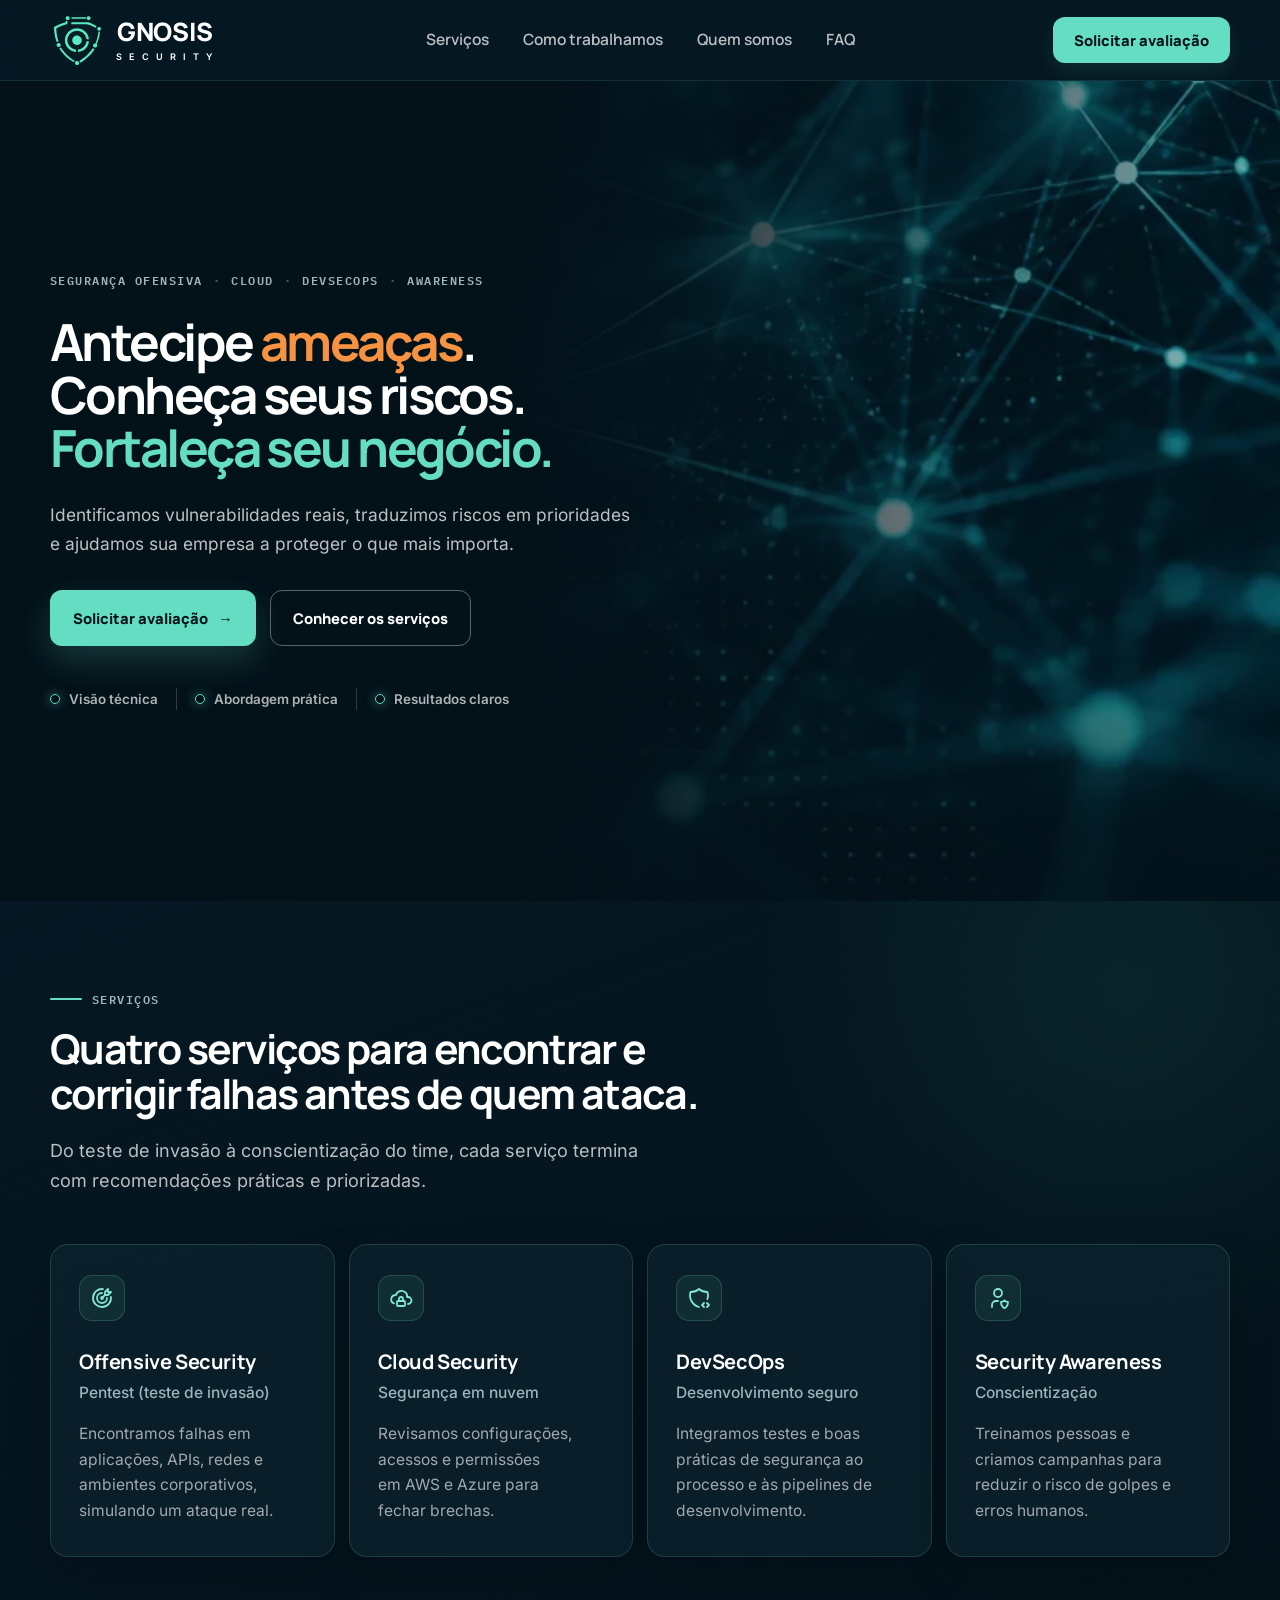
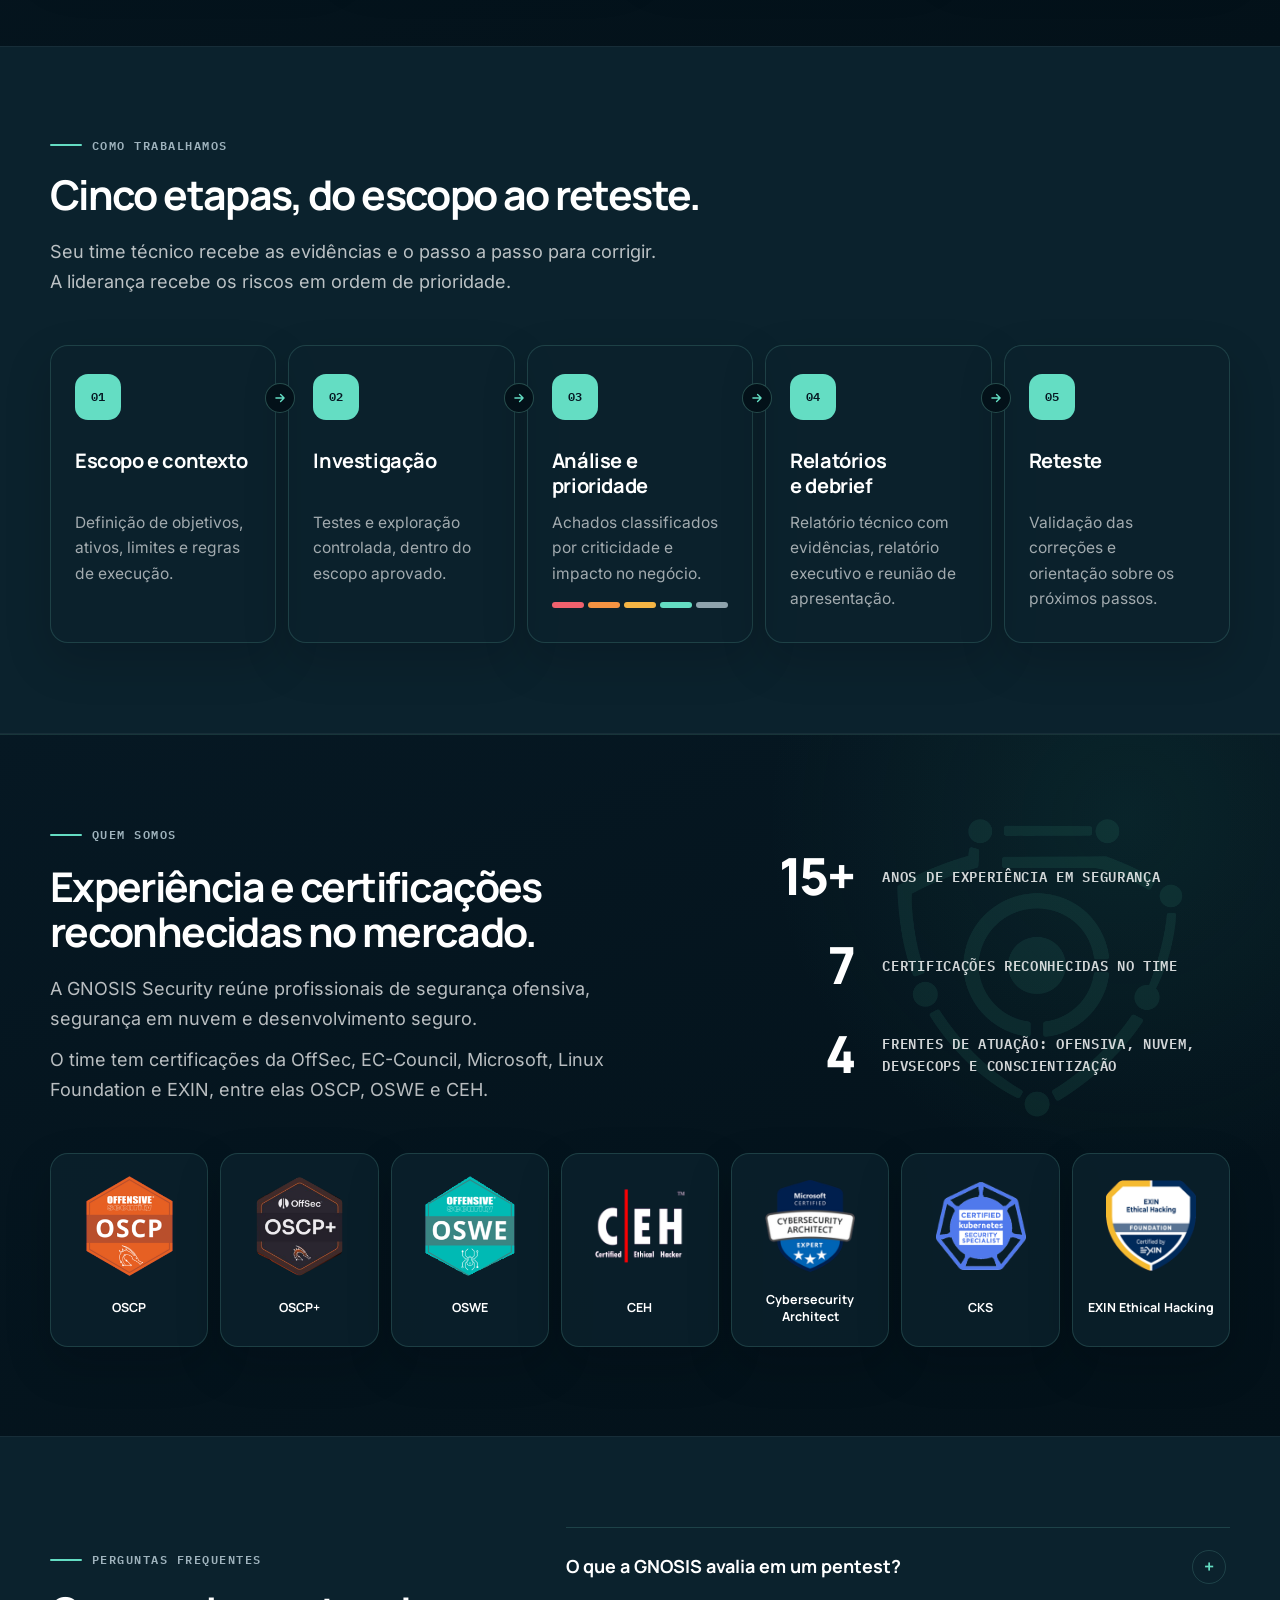
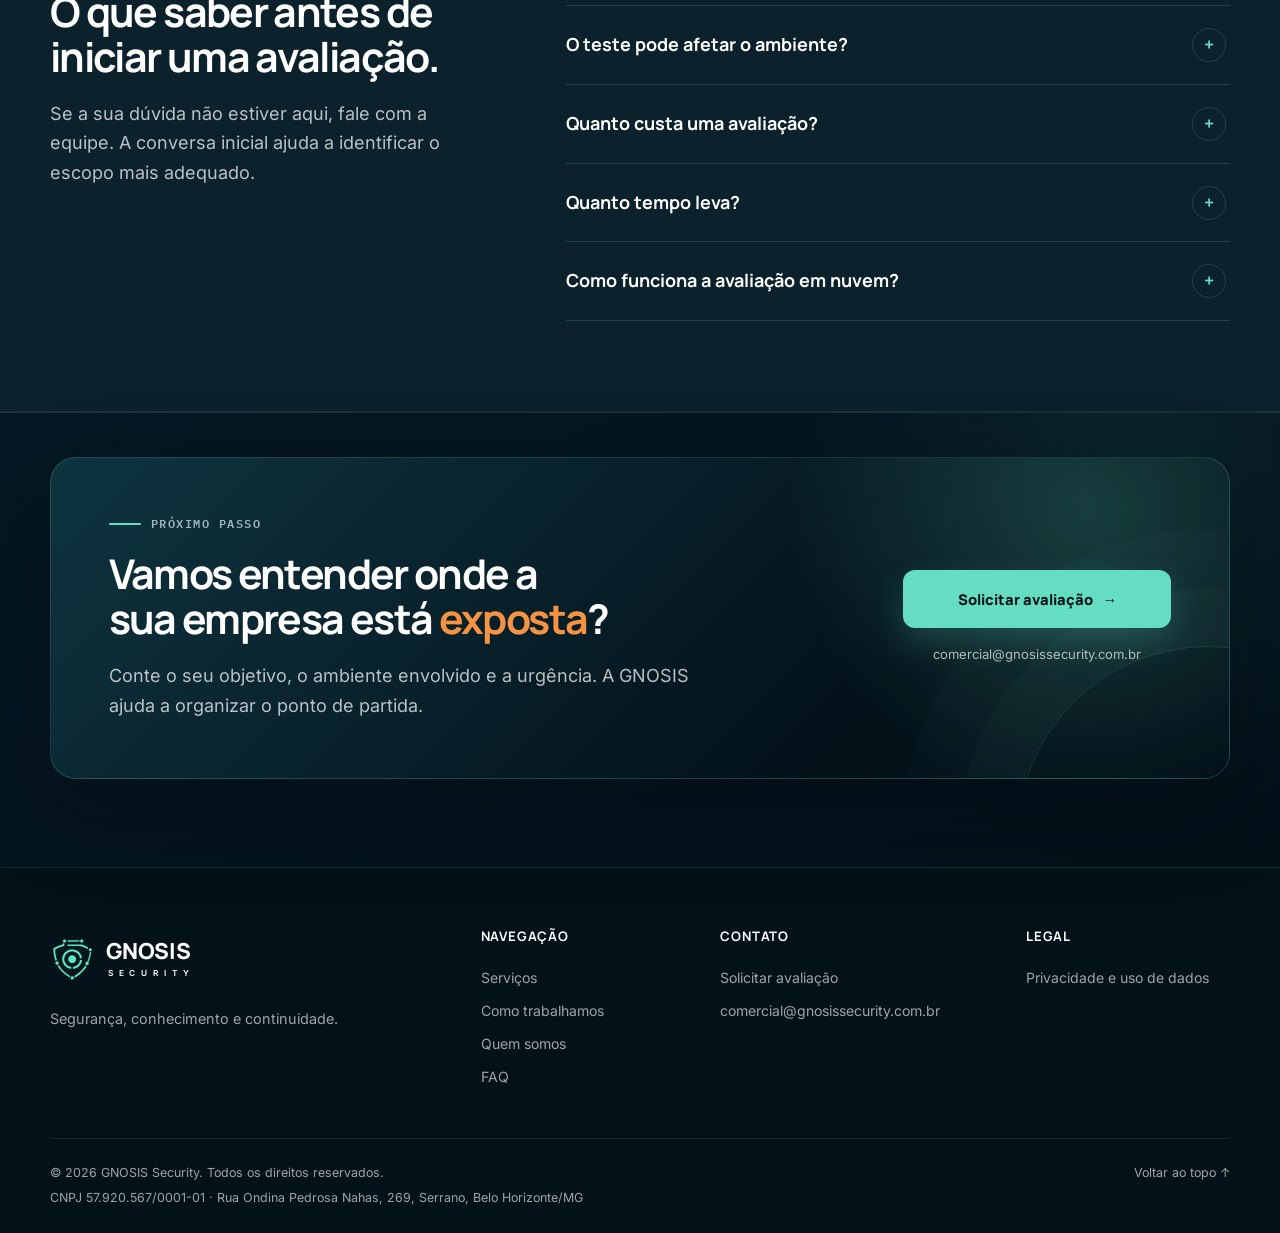
<file: index.html>
<!doctype html>
<html lang="pt-BR">
<head>
  <meta charset="utf-8">
  <meta name="viewport" content="width=device-width, initial-scale=1">
  <title>GNOSIS Security | Segurança ofensiva, Cloud Security e DevSecOps</title>
  <meta name="description" content="A GNOSIS Security identifica vulnerabilidades, prioriza riscos e fortalece empresas com Offensive Security, Cloud Security, DevSecOps e Security Awareness.">
  <meta name="keywords" content="GNOSIS Security, segurança ofensiva, pentest, cloud security, DevSecOps, security awareness, análise de vulnerabilidades, cibersegurança">
  <meta name="robots" content="index, follow">
  <meta name="theme-color" content="#061823">
  <link rel="canonical" href="https://gnosissecurity.com.br/">
  <meta property="og:title" content="GNOSIS Security | Antecipe ameaças. Conheça seus riscos.">
  <meta property="og:description" content="Consultoria em cibersegurança com profundidade técnica, clareza e foco em correções efetivas.">
  <meta property="og:type" content="website">
  <meta property="og:locale" content="pt_BR">
  <meta property="og:url" content="https://gnosissecurity.com.br/">
  <meta property="og:image" content="https://gnosissecurity.com.br/assets/og.jpg?v=2">
  <meta property="og:image:width" content="1200">
  <meta property="og:image:height" content="630">
  <meta property="og:image:alt" content="GNOSIS Security — Antecipe ameaças. Conheça seus riscos.">
  <meta name="twitter:card" content="summary_large_image">
  <meta name="twitter:title" content="GNOSIS Security | Segurança cibernética com clareza">
  <meta name="twitter:description" content="Segurança ofensiva, Cloud Security, DevSecOps e Security Awareness.">
  <meta name="twitter:image" content="https://gnosissecurity.com.br/assets/og.jpg?v=2">
  <link rel="preload" href="assets/fonts/inter-latin-wght-normal.woff2" as="font" type="font/woff2" crossorigin>
  <link rel="preload" href="assets/fonts/manrope-latin-wght-normal.woff2" as="font" type="font/woff2" crossorigin>
  <link rel="icon" href="favicon.svg?v=2" type="image/svg+xml">
  <link rel="icon" href="favicon-32.png?v=2" type="image/png" sizes="32x32">
  <link rel="apple-touch-icon" href="apple-touch-icon.png?v=2">
  <link rel="stylesheet" href="assets/site.css?v=51">
  <script type="application/ld+json">
    {
      "@context": "https://schema.org",
      "@type": "Organization",
      "name": "GNOSIS Security",
      "url": "https://gnosissecurity.com.br/",
      "email": "comercial@gnosissecurity.com.br",
      "taxID": "57.920.567/0001-01",
      "address": {
        "@type": "PostalAddress",
        "streetAddress": "Rua Ondina Pedrosa Nahas, 269, Serrano",
        "addressLocality": "Belo Horizonte",
        "addressRegion": "MG",
        "addressCountry": "BR"
      },
      "description": "Consultoria em segurança cibernética, segurança ofensiva, Cloud Security, DevSecOps e Security Awareness."
    }
  </script>
</head>
<body>
  <a class="skip-link" href="#conteudo">Pular para o conteúdo</a>

  <header class="site-header" data-header>
    <div class="container header-inner">
      <a class="brand brand-lockup" href="#top" aria-label="GNOSIS Security — início">
        <span class="brand-mark" aria-hidden="true"><img src="assets/brand/gnosis-mark.svg?v=16" alt="" width="56" height="56"></span>
        <span class="brand-type" aria-hidden="true"><strong>GNOSIS</strong><small>SECURITY</small></span>
      </a>
      <button class="menu-toggle" type="button" aria-label="Abrir menu" aria-controls="main-navigation" aria-expanded="false" data-menu-toggle>
        <span></span><span></span><span></span>
      </button>
      <nav class="main-nav" id="main-navigation" aria-label="Navegação principal" data-menu>
        <a href="#servicos">Serviços</a>
        <a href="#metodologia">Como trabalhamos</a>
        <a href="#sobre">Quem somos</a>
        <a href="#faq">FAQ</a>
        <a class="button button-primary nav-cta" href="#contato" data-open-contact>Solicitar avaliação</a>
      </nav>
      <a class="button button-primary header-cta" href="#contato" data-open-contact>Solicitar avaliação</a>
    </div>
  </header>

  <main id="conteudo">
    <section class="hero" id="top">
      <div class="container hero-grid">
        <div class="hero-copy-block">
          <p class="kicker">Segurança ofensiva <span>·</span> Cloud <span>·</span> DevSecOps <span>·</span> Awareness</p>
          <h1>Antecipe <span class="threat">ameaças</span>.<br>Conheça seus riscos.<br><em>Fortaleça seu negócio.</em></h1>
          <p class="hero-lead">Identificamos vulnerabilidades reais, traduzimos riscos em prioridades e ajudamos sua empresa a proteger o que mais importa.</p>
          <div class="hero-actions">
            <a class="button button-primary" href="#contato" data-open-contact>Solicitar avaliação <span aria-hidden="true">→</span></a>
            <a class="button button-secondary" href="#servicos">Conhecer os serviços</a>
          </div>
          <ul class="hero-trust" aria-label="Características da atuação GNOSIS">
            <li>Visão técnica</li>
            <li>Abordagem prática</li>
            <li>Resultados claros</li>
          </ul>
        </div>

      </div>
    </section>

    <section class="section section-light" id="servicos">
      <div class="container">
        <div class="section-heading">
          <div>
            <p class="kicker">Serviços</p>
            <h2>Quatro serviços para encontrar e corrigir falhas antes de quem ataca.</h2>
          </div>
          <p>Do teste de invasão à conscientização do time, cada serviço termina com recomendações práticas e priorizadas.</p>
        </div>
        <div class="services-grid">
          <article class="service-card">
            <div class="service-icon" aria-hidden="true"><svg viewBox="0 0 24 24"><path d="M12 12m-1 0a1 1 0 1 0 2 0a1 1 0 1 0 -2 0"/><path d="M12 7a5 5 0 1 0 5 5"/><path d="M13 3.055a9 9 0 1 0 7.941 7.945"/><path d="M15 6v3h3l3 -3h-3v-3z"/><path d="M15 9l-3 3"/></svg></div>
            <h3>Offensive Security</h3>
            <span class="service-sub">Pentest (teste de invasão)</span>
            <p>Encontramos falhas em aplicações, APIs, redes e ambientes corporativos, simulando um ataque real.</p>
          </article>
          <article class="service-card">
            <div class="service-icon" aria-hidden="true"><svg viewBox="0 0 24 24"><path d="M19 18a3.5 3.5 0 0 0 0 -7h-1c.397 -1.768 -.285 -3.593 -1.788 -4.787c-1.503 -1.193 -3.6 -1.575 -5.5 -1s-3.315 2.019 -3.712 3.787c-2.199 -.088 -4.155 1.326 -4.666 3.373c-.512 2.047 .564 4.154 2.566 5.027"/><path d="M8 15m0 1a1 1 0 0 1 1 -1h6a1 1 0 0 1 1 1v3a1 1 0 0 1 -1 1h-6a1 1 0 0 1 -1 -1z"/><path d="M10 15v-2a2 2 0 1 1 4 0v2"/></svg></div>
            <h3>Cloud Security</h3>
            <span class="service-sub">Segurança em nuvem</span>
            <p>Revisamos configurações, acessos e permissões em AWS e Azure para fechar brechas.</p>
          </article>
          <article class="service-card">
            <div class="service-icon" aria-hidden="true"><svg viewBox="0 0 24 24"><path d="M12 21a12 12 0 0 1 -8.5 -15a12 12 0 0 0 8.5 -3a12 12 0 0 0 8.5 3a12 12 0 0 1 -.078 7.024"/><path d="M20 21l2 -2l-2 -2"/><path d="M17 17l-2 2l2 2"/></svg></div>
            <h3>DevSecOps</h3>
            <span class="service-sub">Desenvolvimento seguro</span>
            <p>Integramos testes e boas práticas de segurança ao processo e às pipelines de desenvolvimento.</p>
          </article>
          <article class="service-card">
            <div class="service-icon" aria-hidden="true"><svg viewBox="0 0 24 24"><path d="M6 21v-2a4 4 0 0 1 4 -4h2"/><path d="M22 16c0 4 -2.5 6 -3.5 6s-3.5 -2 -3.5 -6c1 0 2.5 -.5 3.5 -1.5c1 1 2.5 1.5 3.5 1.5z"/><path d="M8 7a4 4 0 1 0 8 0a4 4 0 0 0 -8 0"/></svg></div>
            <h3>Security Awareness</h3>
            <span class="service-sub">Conscientização</span>
            <p>Treinamos pessoas e criamos campanhas para reduzir o risco de golpes e erros humanos.</p>
          </article>
        </div>
      </div>
    </section>

    <section class="section section-light" id="metodologia">
      <div class="container">
        <div class="section-heading">
          <div>
            <p class="kicker">Como trabalhamos</p>
            <h2>Cinco etapas, do escopo ao reteste.</h2>
          </div>
          <p>Seu time técnico recebe as evidências e o passo a passo para corrigir. A liderança recebe os riscos em ordem de prioridade.</p>
        </div>
        <ol class="method-flow">
          <li><span class="step-number">01</span><div><h3>Escopo e contexto</h3><p>Definição de objetivos, ativos, limites e regras de execução.</p></div></li>
          <li><span class="step-number">02</span><div><h3>Investigação</h3><p>Testes e exploração controlada, dentro do escopo aprovado.</p></div></li>
          <li><span class="step-number">03</span><div><h3>Análise e prioridade</h3><p>Achados classificados por criticidade e impacto no negócio.</p><div class="sev-scale" role="img" aria-label="Escala de gravidade: crítico, alto, médio, baixo e informativo"><span class="sev-critical"></span><span class="sev-high"></span><span class="sev-medium"></span><span class="sev-low"></span><span class="sev-info"></span></div></div></li>
          <li><span class="step-number">04</span><div><h3>Relatórios e debrief</h3><p>Relatório técnico com evidências, relatório executivo e reunião de apresentação.</p></div></li>
          <li><span class="step-number">05</span><div><h3>Reteste</h3><p>Validação das correções e orientação sobre os próximos passos.</p></div></li>
        </ol>
      </div>
    </section>

    <section class="section section-mint" id="sobre">
      <div class="container">
        <div class="about-grid">
          <div class="about-copy">
            <p class="kicker">Quem somos</p>
            <h2>Experiência e certificações reconhecidas no mercado.</h2>
            <p>A GNOSIS Security reúne profissionais de segurança ofensiva, segurança em nuvem e desenvolvimento seguro.</p>
            <p>O time tem certificações da OffSec, EC-Council, Microsoft, Linux Foundation e EXIN, entre elas OSCP, OSWE e CEH.</p>
          </div>
          <dl class="about-stats" aria-label="A GNOSIS em números">
            <div><dt>15+</dt><dd>anos de experiência em segurança</dd></div>
            <div><dt>7</dt><dd>certificações reconhecidas no time</dd></div>
            <div><dt>4</dt><dd>frentes de atuação: ofensiva, nuvem, DevSecOps e conscientização</dd></div>
          </dl>
        </div>
        <div class="cert-grid about-certs" aria-label="Certificações profissionais do time">
          <article class="cert-card"><img src="assets/certifications/oscp.png" alt="OSCP" width="158" height="182"><span>OSCP</span></article>
          <article class="cert-card"><img src="assets/certifications/oscp-plus.png" alt="OSCP+" width="315" height="365"><span>OSCP+</span></article>
          <article class="cert-card"><img src="assets/certifications/oswe.png" alt="OSWE" width="162" height="179"><span>OSWE</span></article>
          <article class="cert-card"><img src="assets/certifications/ceh.png" alt="CEH" width="195" height="161"><span>CEH</span></article>
          <article class="cert-card"><img src="assets/certifications/microsoft-cybersecurity.png" alt="Microsoft Cybersecurity Architect Expert" width="204" height="210"><span>Cybersecurity Architect</span></article>
          <article class="cert-card"><img src="assets/certifications/cks.png" alt="Certified Kubernetes Security Specialist (CKS)" width="215" height="210"><span>CKS</span></article>
          <article class="cert-card"><img src="assets/certifications/exin-ethical-hacking.png" alt="EXIN Ethical Hacking Foundation" width="194" height="196"><span>EXIN Ethical Hacking</span></article>
        </div>
      </div>
    </section>

    <section class="section section-light faq-section" id="faq">
      <div class="container faq-layout">
        <div class="faq-intro">
          <p class="kicker">Perguntas frequentes</p>
          <h2>O que saber antes de iniciar uma avaliação.</h2>
          <p>Se a sua dúvida não estiver aqui, fale com a equipe. A conversa inicial ajuda a identificar o escopo mais adequado.</p>
        </div>
        <div class="faq-list">
          <details><summary>O que a GNOSIS avalia em um pentest?</summary><p>Aplicações, APIs, redes, serviços expostos, configurações, acessos e outros ativos definidos no escopo aprovado.</p></details>
          <details><summary>O teste pode afetar o ambiente?</summary><p>Os testes seguem regras de execução, janela acordada e controles de segurança para reduzir o risco operacional.</p></details>
          <details><summary>Quanto custa uma avaliação?</summary><p>O valor depende do escopo: quantidade de aplicações, APIs ou endereços, tipo de teste e prazo. Depois de uma conversa inicial, enviamos uma proposta com escopo, prazo e valor.</p></details>
          <details><summary>Quanto tempo leva?</summary><p>Depende do tamanho do ambiente e do tipo de teste. O prazo de execução e de entrega dos relatórios fica definido na proposta, junto com a janela de testes.</p></details>
          <details><summary>Como funciona a avaliação em nuvem?</summary><p>Avaliamos postura, configurações, acessos, permissões e controles em ambientes como AWS e Azure.</p></details>
        </div>
      </div>
    </section>

    <section class="section white" id="contato">
      <div class="container contact-panel">
        <div>
          <p class="kicker">Próximo passo</p>
          <h2>Vamos entender onde a sua empresa está <span class="threat">exposta</span>?</h2>
          <p>Conte o seu objetivo, o ambiente envolvido e a urgência. A GNOSIS ajuda a organizar o ponto de partida.</p>
        </div>
        <div class="contact-actions">
          <a class="button button-primary" href="#contato" data-open-contact>Solicitar avaliação <span aria-hidden="true">→</span></a>
          <a class="contact-email" href="mailto:comercial@gnosissecurity.com.br">comercial@gnosissecurity.com.br</a>
        </div>
      </div>
    </section>
  </main>

  <footer class="site-footer">
    <div class="container footer-grid">
      <div class="footer-brand">
        <a class="brand-lockup footer-lockup" href="#top" aria-label="GNOSIS Security — início">
          <span class="brand-mark" aria-hidden="true"><img src="assets/brand/gnosis-mark.svg?v=16" alt="" width="46" height="46"></span>
          <span class="brand-type" aria-hidden="true"><strong>GNOSIS</strong><small>SECURITY</small></span>
        </a>
        <p>Segurança, conhecimento e continuidade.</p>
      </div>
      <div><h3>Navegação</h3><a href="#servicos">Serviços</a><a href="#metodologia">Como trabalhamos</a><a href="#sobre">Quem somos</a><a href="#faq">FAQ</a></div>
      <div><h3>Contato</h3><a href="#contato" data-open-contact>Solicitar avaliação</a><a href="mailto:comercial@gnosissecurity.com.br">comercial@gnosissecurity.com.br</a></div>
      <div><h3>Legal</h3><a href="privacidade.html">Privacidade e uso de dados</a></div>
    </div>
    <div class="container footer-bottom"><div class="footer-legal"><span>© 2026 GNOSIS Security. Todos os direitos reservados.</span><span>CNPJ 57.920.567/0001-01 · Rua Ondina Pedrosa Nahas, 269, Serrano, Belo Horizonte/MG</span></div><a href="#top">Voltar ao topo <span aria-hidden="true">↑</span></a></div>
  </footer>

  <div class="modal" id="contact-modal" role="dialog" aria-modal="true" aria-labelledby="contact-modal-title" aria-hidden="true" data-contact-modal>
    <div class="modal-card" role="document">
      <div class="modal-header">
        <div><p class="kicker">Contato comercial</p><h2 id="contact-modal-title">Solicite uma conversa com a GNOSIS.</h2><p>Preencha os dados abaixo. Ao continuar, seu aplicativo de e-mail será aberto com a solicitação pronta para envio.</p></div>
        <button class="modal-close" type="button" aria-label="Fechar formulário" data-close-contact>×</button>
      </div>
      <form class="contact-form" id="contact-form" novalidate>
        <div class="form-grid">
          <div class="field"><label for="contact-name">Nome <span aria-hidden="true">*</span></label><input id="contact-name" name="name" autocomplete="name" required></div>
          <div class="field"><label for="contact-company">Empresa</label><input id="contact-company" name="company" autocomplete="organization"></div>
          <div class="field"><label for="contact-email">E-mail <span aria-hidden="true">*</span></label><input id="contact-email" name="email" type="email" autocomplete="email" required></div>
          <div class="field"><label for="contact-phone">Telefone / WhatsApp</label><input id="contact-phone" name="phone" autocomplete="tel" inputmode="tel"></div>
          <div class="field field-full"><label for="contact-interest">Interesse principal <span aria-hidden="true">*</span></label><select id="contact-interest" name="interest" required><option value="">Selecione uma opção</option><option>Offensive Security / Pentest</option><option>Cloud Security</option><option>DevSecOps</option><option>Security Awareness</option><option>Ainda não sei, preciso de orientação</option></select></div>
          <div class="field field-full"><label for="contact-message">Mensagem <span aria-hidden="true">*</span></label><textarea id="contact-message" name="message" rows="5" placeholder="Conte brevemente sobre o ambiente, a urgência ou o objetivo da avaliação." required></textarea></div>
        </div>
        <p class="privacy-note" id="privacy-note">Este formulário não armazena dados no site. Ao continuar, as informações preenchidas serão incluídas em um e-mail destinado a comercial@gnosissecurity.com.br, e você poderá revisar o conteúdo antes de enviar.</p>
        <div class="form-actions"><button class="button button-primary" type="submit">Preparar e-mail <span aria-hidden="true">→</span></button><span class="form-status" id="form-status" role="status" aria-live="polite"></span></div>
        <p class="mail-fallback" id="mail-fallback" hidden>O seu e-mail não abriu? Escreva para <strong>comercial@gnosissecurity.com.br</strong> <button class="copy-email" type="button" data-copy-email>Copiar e-mail</button></p>
      </form>
    </div>
  </div>
  <noscript><p class="noscript-message">Para usar o menu e o formulário, habilite JavaScript. Você também pode escrever para comercial@gnosissecurity.com.br.</p></noscript>
  <script src="assets/site.js?v=17" defer></script>
</body>
</html>
</file>
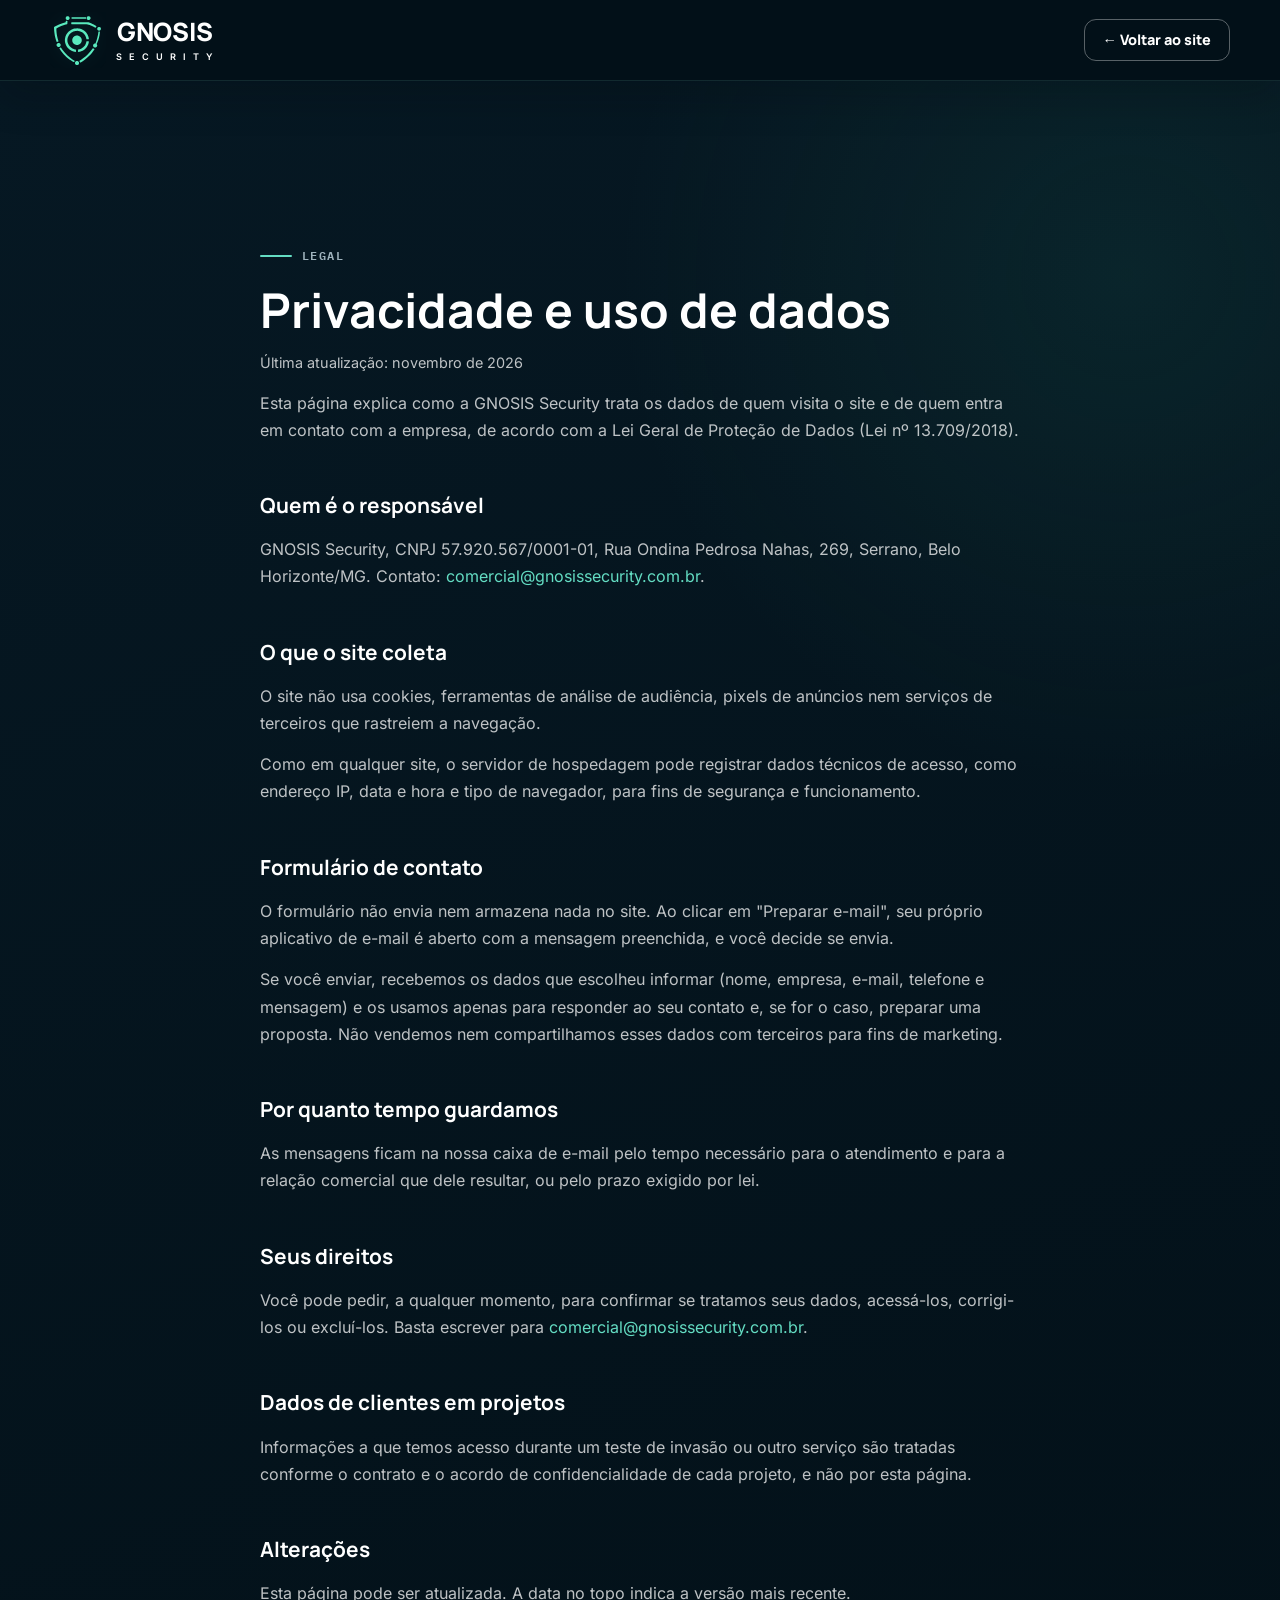
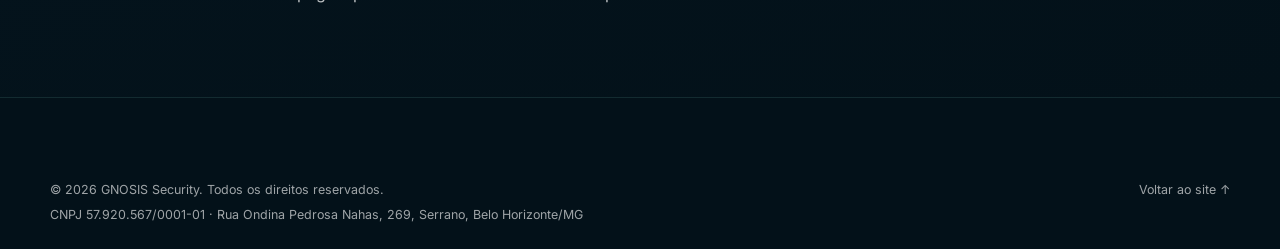
<file: privacidade.html>
<!doctype html>
<html lang="pt-BR">
<head>
  <meta charset="utf-8">
  <meta name="viewport" content="width=device-width, initial-scale=1">
  <title>Privacidade e uso de dados | GNOSIS Security</title>
  <meta name="description" content="Como a GNOSIS Security trata os dados de quem visita o site e entra em contato.">
  <meta name="robots" content="index, follow">
  <meta name="theme-color" content="#061823">
  <link rel="canonical" href="https://gnosissecurity.com.br/privacidade.html">
  <link rel="preload" href="assets/fonts/inter-latin-wght-normal.woff2" as="font" type="font/woff2" crossorigin>
  <link rel="preload" href="assets/fonts/manrope-latin-wght-normal.woff2" as="font" type="font/woff2" crossorigin>
  <link rel="icon" href="favicon.svg?v=2" type="image/svg+xml">
  <link rel="icon" href="favicon-32.png?v=2" type="image/png" sizes="32x32">
  <link rel="apple-touch-icon" href="apple-touch-icon.png?v=2">
  <link rel="stylesheet" href="assets/site.css?v=51">
</head>
<body class="legal-page">
  <header class="site-header is-scrolled">
    <div class="container header-inner">
      <a class="brand brand-lockup" href="index.html" aria-label="GNOSIS Security — voltar ao site">
        <span class="brand-mark" aria-hidden="true"><img src="assets/brand/gnosis-mark.svg?v=16" alt="" width="56" height="56"></span>
        <span class="brand-type" aria-hidden="true"><strong>GNOSIS</strong><small>SECURITY</small></span>
      </a>
      <a class="button button-secondary legal-back" href="index.html">← Voltar ao site</a>
    </div>
  </header>

  <main id="conteudo">
    <section class="section section-light legal-section">
      <div class="container legal-body">
        <p class="kicker">Legal</p>
        <h1>Privacidade e uso de dados</h1>
        <p class="legal-updated">Última atualização: novembro de 2026</p>

        <p>Esta página explica como a GNOSIS Security trata os dados de quem visita o site e de quem entra em contato com a empresa, de acordo com a Lei Geral de Proteção de Dados (Lei nº 13.709/2018).</p>

        <h2>Quem é o responsável</h2>
        <p>GNOSIS Security, CNPJ 57.920.567/0001-01, Rua Ondina Pedrosa Nahas, 269, Serrano, Belo Horizonte/MG. Contato: <a href="mailto:comercial@gnosissecurity.com.br">comercial@gnosissecurity.com.br</a>.</p>

        <h2>O que o site coleta</h2>
        <p>O site não usa cookies, ferramentas de análise de audiência, pixels de anúncios nem serviços de terceiros que rastreiem a navegação.</p>
        <p>Como em qualquer site, o servidor de hospedagem pode registrar dados técnicos de acesso, como endereço IP, data e hora e tipo de navegador, para fins de segurança e funcionamento.</p>

        <h2>Formulário de contato</h2>
        <p>O formulário não envia nem armazena nada no site. Ao clicar em "Preparar e-mail", seu próprio aplicativo de e-mail é aberto com a mensagem preenchida, e você decide se envia.</p>
        <p>Se você enviar, recebemos os dados que escolheu informar (nome, empresa, e-mail, telefone e mensagem) e os usamos apenas para responder ao seu contato e, se for o caso, preparar uma proposta. Não vendemos nem compartilhamos esses dados com terceiros para fins de marketing.</p>

        <h2>Por quanto tempo guardamos</h2>
        <p>As mensagens ficam na nossa caixa de e-mail pelo tempo necessário para o atendimento e para a relação comercial que dele resultar, ou pelo prazo exigido por lei.</p>

        <h2>Seus direitos</h2>
        <p>Você pode pedir, a qualquer momento, para confirmar se tratamos seus dados, acessá-los, corrigi-los ou excluí-los. Basta escrever para <a href="mailto:comercial@gnosissecurity.com.br">comercial@gnosissecurity.com.br</a>.</p>

        <h2>Dados de clientes em projetos</h2>
        <p>Informações a que temos acesso durante um teste de invasão ou outro serviço são tratadas conforme o contrato e o acordo de confidencialidade de cada projeto, e não por esta página.</p>

        <h2>Alterações</h2>
        <p>Esta página pode ser atualizada. A data no topo indica a versão mais recente.</p>
      </div>
    </section>
  </main>

  <footer class="site-footer">
    <div class="container footer-bottom"><div class="footer-legal"><span>© 2026 GNOSIS Security. Todos os direitos reservados.</span><span>CNPJ 57.920.567/0001-01 · Rua Ondina Pedrosa Nahas, 269, Serrano, Belo Horizonte/MG</span></div><a href="index.html">Voltar ao site <span aria-hidden="true">↑</span></a></div>
  </footer>
</body>
</html>
</file>
<file: assets/site.css>
@font-face {
  font-family: "Inter";
  font-style: normal;
  font-weight: 100 900;
  font-display: swap;
  src: url("fonts/inter-latin-wght-normal.woff2") format("woff2");
}

@font-face {
  font-family: "Manrope";
  font-style: normal;
  font-weight: 200 800;
  font-display: swap;
  src: url("fonts/manrope-latin-wght-normal.woff2") format("woff2");
}

@font-face {
  font-family: "IBM Plex Mono";
  font-style: normal;
  font-weight: 500;
  font-display: swap;
  src: url("fonts/ibm-plex-mono-latin-500-normal.woff2") format("woff2");
}

@font-face {
  font-family: "IBM Plex Mono";
  font-style: normal;
  font-weight: 600;
  font-display: swap;
  src: url("fonts/ibm-plex-mono-latin-600-normal.woff2") format("woff2");
}

:root {
  --navy-950: #031119;
  --navy-900: #061823;
  --navy-850: #0b222d;
  --petrol-700: #244b60;
  --petrol-600: #2f6274;
  --green-700: #267f6d;
  --green-600: #2f9882;
  --mint-400: #64ddc3;
  --mint-300: #80e6d0;
  --mint-100: #dbf2ec;
  /* Cor de apoio: âmbar (alertas, destaques pontuais) */
  --amber-400: #f5b544;
  --amber-300: #f8c76d;
  /* Escala de gravidade (relatórios e propostas) */
  --sev-critical: #f0616d;
  --sev-high: #f59342;
  --sev-medium: #f5b544;
  --sev-low: #64ddc3;
  --sev-info: #8fa3ad;
  --neutral-100: #f4f7f8;
  --neutral-150: #e6ecee;
  --slate-500: #647570;
  --graphite: #1f3138;
  --white: #ffffff;
  --text: #10252c;
  --muted: #5e6f73;
  --line: rgba(36, 75, 96, 0.16);
  --line-dark: rgba(128, 230, 208, 0.16);
  --shadow-soft: 0 20px 60px rgba(18, 45, 55, 0.10);
  --shadow-deep: 0 30px 90px rgba(0, 9, 14, 0.32);
  --radius-sm: 12px;
  --radius-md: 18px;
  --radius-lg: 26px;
  --max-width: 1180px;
  --header-height: 80px;
  --font-display: "Manrope", "Inter", "Segoe UI", sans-serif;
  --font-body: "Inter", "Segoe UI", sans-serif;
  --font-mono: "IBM Plex Mono", "SFMono-Regular", Consolas, monospace;
}

* {
  box-sizing: border-box;
}

html {
  scroll-behavior: smooth;
  scroll-padding-top: var(--header-height);
}

body {
  margin: 0;
  color: var(--text);
  background: var(--neutral-100);
  font-family: var(--font-body);
  font-size: 16px;
  line-height: 1.65;
  -webkit-font-smoothing: antialiased;
  text-rendering: optimizeLegibility;
}

body.no-scroll {
  overflow: hidden;
}

img,
svg {
  display: block;
  max-width: 100%;
}

a {
  color: inherit;
  text-decoration: none;
}

button,
input,
select,
textarea {
  font: inherit;
}

button,
a {
  -webkit-tap-highlight-color: transparent;
}

h1,
h2,
h3,
p,
ul,
ol {
  margin: 0;
}

h1,
h2,
h3 {
  font-family: var(--font-display);
  text-wrap: balance;
}

p {
  text-wrap: pretty;
}

:focus-visible {
  outline: 3px solid var(--mint-400);
  outline-offset: 4px;
}

::selection {
  color: var(--navy-950);
  background: var(--mint-300);
}

.container {
  width: min(var(--max-width), calc(100% - 48px));
  margin-inline: auto;
}

.skip-link {
  position: fixed;
  top: 12px;
  left: 12px;
  z-index: 200;
  padding: 10px 14px;
  color: var(--navy-950);
  background: var(--mint-400);
  border-radius: 10px;
  font-weight: 700;
  transform: translateY(-160%);
  transition: transform 160ms ease;
}

.skip-link:focus {
  transform: translateY(0);
}

.kicker {
  display: flex;
  align-items: center;
  gap: 10px;
  color: var(--green-700);
  font-family: var(--font-mono);
  font-size: 0.76rem;
  font-weight: 600;
  line-height: 1.4;
  letter-spacing: 0.12em;
  text-transform: uppercase;
}

.kicker::before {
  content: "";
  width: 32px;
  height: 2px;
  flex: 0 0 32px;
  border-radius: 999px;
  background: currentColor;
}

.button {
  min-height: 50px;
  display: inline-flex;
  align-items: center;
  justify-content: center;
  gap: 10px;
  padding: 0 22px;
  border: 1px solid transparent;
  border-radius: 12px;
  font-family: var(--font-display);
  font-size: 0.92rem;
  font-weight: 800;
  line-height: 1.1;
  cursor: pointer;
  transition: transform 180ms ease, box-shadow 180ms ease, background-color 180ms ease, border-color 180ms ease;
}

.button:hover {
  transform: translateY(-2px);
}

.button-primary {
  color: var(--navy-950);
  background: var(--mint-400);
  box-shadow: 0 14px 34px rgba(100, 221, 195, 0.20);
}

.button-primary:hover {
  background: var(--mint-300);
  box-shadow: 0 18px 44px rgba(100, 221, 195, 0.26);
}

.button-secondary {
  color: var(--white);
  background: transparent;
  border-color: rgba(255, 255, 255, 0.34);
}

.button-secondary:hover {
  background: rgba(255, 255, 255, 0.07);
  border-color: rgba(255, 255, 255, 0.58);
}

.site-header {
  position: sticky;
  top: 0;
  z-index: 50;
  color: var(--white);
  background: rgba(6, 24, 35, 0.92);
  border-bottom: 1px solid rgba(128, 230, 208, 0.12);
  backdrop-filter: blur(18px);
  transition: box-shadow 180ms ease, background-color 180ms ease;
}

.site-header.is-scrolled {
  background: rgba(3, 17, 25, 0.97);
  box-shadow: 0 14px 40px rgba(0, 8, 12, 0.24);
}

.header-inner {
  min-height: var(--header-height);
  display: grid;
  grid-template-columns: auto 1fr auto;
  align-items: center;
  gap: 32px;
}

.brand {
  width: 190px;
}

.brand-lockup {
  display: inline-flex;
  align-items: center;
  gap: 10px;
  color: var(--white);
}

.brand-mark {
  width: 56px;
  height: 56px;
  flex: 0 0 56px;
  overflow: hidden;
}

.brand-mark img {
  width: 100%;
  height: 100%;
  object-fit: cover;
  filter: drop-shadow(0 0 10px rgba(100, 221, 195, 0.14));
}

.brand-type {
  min-width: 126px;
  display: grid;
  line-height: 1;
}

.brand-type strong {
  font-family: var(--font-display);
  font-size: 1.58rem;
  font-weight: 800;
  letter-spacing: -0.035em;
}

.brand-type small {
  margin-top: 7px;
  padding-left: 2px;
  font-family: var(--font-body);
  font-size: 0.57rem;
  font-weight: 600;
  letter-spacing: 0.48em;
}

.main-nav {
  display: flex;
  justify-content: flex-end;
  align-items: center;
  gap: 26px;
  color: rgba(255, 255, 255, 0.72);
  font-family: var(--font-display);
  font-size: 0.9rem;
  font-weight: 700;
}

.main-nav a {
  position: relative;
  padding-block: 12px;
  transition: color 160ms ease;
}

.main-nav a::after {
  content: "";
  position: absolute;
  left: 0;
  right: 100%;
  bottom: 7px;
  height: 2px;
  background: var(--mint-400);
  transition: right 180ms ease;
}

.main-nav a:hover,
.main-nav a[aria-current="true"] {
  color: var(--white);
}

.main-nav a:hover::after,
.main-nav a[aria-current="true"]::after {
  right: 0;
}

.header-cta {
  min-height: 46px;
  padding-inline: 20px;
}

.menu-toggle {
  display: none;
  width: 46px;
  height: 46px;
  border: 1px solid rgba(255, 255, 255, 0.18);
  border-radius: 12px;
  background: rgba(255, 255, 255, 0.04);
  cursor: pointer;
}

.menu-toggle span {
  width: 20px;
  height: 2px;
  display: block;
  margin: 4px auto;
  border-radius: 2px;
  background: var(--white);
  transition: transform 180ms ease, opacity 180ms ease;
}

.hero {
  position: relative;
  min-height: calc(100svh - var(--header-height));
  display: grid;
  align-items: center;
  overflow: hidden;
  color: var(--white);
  background: var(--navy-950);
}

.hero::before {
  content: "";
  position: absolute;
  top: 0;
  right: 0;
  bottom: 0;
  width: min(70vw, 1180px);
  pointer-events: none;
  opacity: 0.9;
  background: url("hero-network.webp?v=2") right center / auto 172% no-repeat;
  -webkit-mask-image: linear-gradient(90deg, transparent 0%, rgba(0, 0, 0, 0.36) 18%, #000 42%);
  mask-image: linear-gradient(90deg, transparent 0%, rgba(0, 0, 0, 0.36) 18%, #000 42%);
}

.hero::after {
  content: "";
  position: absolute;
  inset: 0;
  pointer-events: none;
  background:
    linear-gradient(90deg, rgba(3, 17, 25, 0.99) 0%, rgba(3, 17, 25, 0.94) 36%, rgba(3, 17, 25, 0.72) 58%, rgba(3, 17, 25, 0.18) 100%),
    linear-gradient(180deg, rgba(3, 17, 25, 0.18), transparent 28%, transparent 72%, rgba(3, 17, 25, 0.58));
}

.hero-grid {
  position: relative;
  z-index: 2;
  min-height: calc(100svh - var(--header-height));
  display: grid;
  grid-template-columns: minmax(0, 690px) 1fr;
  align-items: center;
  gap: clamp(32px, 5vw, 72px);
  padding-block: 72px;
}

.hero-copy-block {
  max-width: 690px;
}

.hero .kicker {
  color: var(--mint-300);
}

.hero .kicker::before {
  display: none;
}

.hero .kicker span {
  color: rgba(255, 255, 255, 0.34);
}

.hero h1 {
  margin-top: 26px;
  font-size: clamp(2.6rem, 4vw, 3.5rem);
  line-height: 1.035;
  letter-spacing: -0.05em;
}

.hero h1 em {
  color: var(--mint-400);
  font-style: normal;
}

.hero-lead {
  max-width: 580px;
  margin-top: 26px;
  color: rgba(255, 255, 255, 0.74);
  font-size: clamp(1rem, 1.35vw, 1.125rem);
  line-height: 1.68;
}

.hero-actions {
  display: flex;
  flex-wrap: wrap;
  gap: 14px;
  margin-top: 32px;
}

.hero-actions .button {
  min-height: 56px;
}

.hero-trust {
  display: flex;
  flex-wrap: wrap;
  gap: 0;
  margin-top: 42px;
  padding: 0;
  list-style: none;
  color: rgba(255, 255, 255, 0.68);
  font-size: 0.84rem;
  font-weight: 600;
}

.hero-trust li {
  display: flex;
  align-items: center;
  gap: 9px;
  margin-right: 18px;
  padding-right: 18px;
  border-right: 1px solid rgba(255, 255, 255, 0.18);
}

.hero-trust li:last-child {
  margin-right: 0;
  padding-right: 0;
  border-right: 0;
}

.hero-trust li::before {
  content: "";
  width: 8px;
  height: 8px;
  border: 1px solid var(--mint-400);
  border-radius: 50%;
  box-shadow: 0 0 12px rgba(100, 221, 195, 0.5);
}

.section {
  display: grid;
  align-items: center;
  padding: clamp(72px, 7vw, 104px) 0;
  scroll-margin-top: 0;
}

.section-light {
  background: var(--neutral-100);
}

.section-dark,
.section-deep {
  position: relative;
  overflow: hidden;
  color: var(--white);
  background:
    radial-gradient(circle at 90% 12%, rgba(38, 127, 109, 0.19), transparent 26%),
    linear-gradient(160deg, var(--navy-900), var(--navy-950));
}

.section-dark::before,
.section-deep::before {
  content: "";
  position: absolute;
  inset: 0;
  pointer-events: none;
  opacity: 0.22;
  background-image:
    linear-gradient(rgba(128, 230, 208, 0.06) 1px, transparent 1px),
    linear-gradient(90deg, rgba(128, 230, 208, 0.06) 1px, transparent 1px);
  background-size: 78px 78px;
  mask-image: linear-gradient(90deg, transparent, black);
}

.section-dark .container,
.section-deep .container {
  position: relative;
  z-index: 1;
}

.section-mint {
  background: linear-gradient(135deg, var(--mint-100), #edf7f4 58%, var(--white));
}

.section-heading {
  display: grid;
  grid-template-columns: minmax(0, 1fr) minmax(300px, 0.46fr);
  align-items: end;
  gap: clamp(36px, 6vw, 72px);
  margin-bottom: 46px;
}

.section-heading h2,
.about-copy h2,
.deliverables-intro h2,
.faq-intro h2,
.contact-panel h2 {
  max-width: 760px;
  margin-top: 18px;
  color: var(--navy-900);
  font-size: clamp(2.05rem, 3.2vw, 3.1rem);
  line-height: 1.1;
  letter-spacing: -0.04em;
}

.section-heading > p,
.about-copy > p,
.deliverables-intro > p,
.faq-intro > p {
  color: var(--muted);
  line-height: 1.75;
}

.section-heading-dark h2,
.section-heading-dark > p {
  color: var(--white);
}

.section-heading-dark > p {
  color: rgba(255, 255, 255, 0.64);
}

.section-dark .kicker,
.section-deep .kicker {
  color: var(--mint-400);
}

.services-grid {
  display: grid;
  grid-template-columns: repeat(4, minmax(0, 1fr));
  gap: 14px;
}

.service-card {
  position: relative;
  min-height: 338px;
  display: flex;
  flex-direction: column;
  padding: 28px 26px;
  border: 1px solid var(--line);
  border-radius: var(--radius-md);
  background: var(--white);
  box-shadow: 0 14px 40px rgba(18, 45, 55, 0.07);
  transition: background-color 180ms ease, transform 180ms ease;
}

.service-card:last-child {
  border-right: 1px solid var(--line);
}

.service-card:hover {
  z-index: 1;
  background: #f8fcfb;
  box-shadow: 0 22px 50px rgba(22, 68, 67, 0.10);
  transform: translateY(-4px);
}

.card-index {
  align-self: flex-end;
  color: #8da09f;
  font-family: var(--font-mono);
  font-size: 0.7rem;
  letter-spacing: 0.08em;
}

.service-icon {
  width: 58px;
  height: 58px;
  display: grid;
  place-items: center;
  margin-top: 16px;
  color: var(--green-700);
  background: var(--mint-100);
  border: 1px solid rgba(38, 127, 109, 0.14);
  border-radius: 16px;
}

.service-icon svg {
  width: 28px;
  height: 28px;
  fill: none;
  stroke: currentColor;
  stroke-width: 1.8;
  stroke-linecap: round;
  stroke-linejoin: round;
}

.service-card h3 {
  margin-top: 24px;
  color: var(--navy-900);
  font-size: 1.22rem;
  letter-spacing: -0.025em;
}

.service-card p {
  margin-top: 14px;
  color: var(--muted);
  font-size: 0.94rem;
  line-height: 1.65;
}

.service-card > a {
  width: fit-content;
  display: inline-flex;
  align-items: center;
  gap: 8px;
  margin-top: auto;
  padding-top: 24px;
  color: var(--green-700);
  font-family: var(--font-display);
  font-size: 0.9rem;
  font-weight: 800;
}

.service-card > a span {
  transition: transform 180ms ease;
}

.service-card > a:hover span {
  transform: translateX(4px);
}

.advantages-grid {
  display: grid;
  grid-template-columns: repeat(4, minmax(0, 1fr));
  gap: 18px;
}

.advantage-card {
  min-height: 224px;
  padding: 26px;
  border: 1px solid var(--line-dark);
  border-radius: var(--radius-md);
  background: rgba(255, 255, 255, 0.035);
  box-shadow: inset 0 1px 0 rgba(255, 255, 255, 0.04);
  transition: border-color 180ms ease, background-color 180ms ease, transform 180ms ease;
}

.advantage-card:hover {
  border-color: rgba(128, 230, 208, 0.34);
  background: rgba(255, 255, 255, 0.055);
  transform: translateY(-3px);
}

.advantage-card > span {
  color: var(--mint-400);
  font-family: var(--font-mono);
  font-size: 0.7rem;
}

.advantage-card h3 {
  margin-top: 34px;
  font-size: 1.18rem;
  letter-spacing: -0.02em;
}

.advantage-card p {
  margin-top: 12px;
  color: rgba(255, 255, 255, 0.62);
  font-size: 0.92rem;
  line-height: 1.65;
}

.section-certifications {
  background:
    radial-gradient(circle at 92% 12%, rgba(100, 221, 195, 0.16), transparent 24%),
    linear-gradient(135deg, #eaf5f1 0%, #f4f8f7 54%, var(--white) 100%);
  border-top: 1px solid rgba(36, 75, 96, 0.12);
  border-bottom: 1px solid rgba(36, 75, 96, 0.12);
}

.cert-grid {
  display: grid;
  grid-template-columns: repeat(4, minmax(120px, 1fr));
  gap: 12px;
}

.cert-card {
  min-height: 178px;
  display: grid;
  grid-template-rows: 104px auto;
  place-items: center;
  gap: 14px;
  padding: 20px 14px;
  border: 1px solid var(--line);
  border-radius: var(--radius-md);
  background: rgba(255, 255, 255, 0.82);
  box-shadow: 0 14px 38px rgba(18, 45, 55, 0.07);
  transition: border-color 180ms ease, transform 180ms ease, box-shadow 180ms ease;
}

.cert-card:hover {
  border-color: rgba(38, 127, 109, 0.34);
  box-shadow: 0 20px 46px rgba(18, 45, 55, 0.10);
  transform: translateY(-3px);
}

.cert-card img {
  width: 90px;
  height: 100px;
  object-fit: contain;
}

.cert-card span {
  color: var(--graphite);
  font-family: var(--font-display);
  font-size: 0.78rem;
  font-weight: 700;
  line-height: 1.35;
  text-align: center;
}

.method-flow {
  display: grid;
  grid-template-columns: repeat(5, minmax(0, 1fr));
  gap: 12px;
  margin: 0;
  padding: 0;
  list-style: none;
  counter-reset: step;
}

.method-flow li {
  position: relative;
  min-height: 252px;
  padding: 24px 22px;
  border: 1px solid var(--line);
  border-radius: var(--radius-md);
  background: rgba(255, 255, 255, 0.72);
}

.method-flow li:first-child {
  border-radius: var(--radius-md);
}

.method-flow li:last-child {
  border-radius: var(--radius-md);
}

.method-flow li:not(:last-child)::after {
  display: none;
}

.step-number {
  width: 44px;
  height: 44px;
  display: grid;
  place-items: center;
  color: var(--navy-900);
  background: var(--mint-400);
  border-radius: 12px;
  font-family: var(--font-mono);
  font-size: 0.72rem;
  font-weight: 600;
}

.method-flow h3 {
  margin-top: 34px;
  color: var(--navy-900);
  font-size: 1.05rem;
  line-height: 1.25;
}

.method-flow p {
  margin-top: 12px;
  color: var(--muted);
  font-size: 0.9rem;
  line-height: 1.65;
}

.about-grid {
  display: grid;
  grid-template-columns: minmax(0, 1fr) minmax(390px, 0.72fr);
  gap: clamp(48px, 7vw, 84px);
  align-items: center;
}

.about-copy > p {
  max-width: 700px;
  margin-top: 22px;
}

.about-copy .kicker {
  margin-top: 0;
}

.text-link {
  width: fit-content;
  display: inline-flex;
  align-items: center;
  gap: 9px;
  margin-top: 30px;
  color: var(--green-700);
  font-family: var(--font-display);
  font-weight: 800;
}

.text-link span {
  transition: transform 180ms ease;
}

.text-link:hover span {
  transform: translateX(4px);
}

.experience-panel {
  overflow: hidden;
  border: 1px solid rgba(36, 75, 96, 0.14);
  border-radius: var(--radius-lg);
  background: var(--white);
  box-shadow: var(--shadow-soft);
}

.experience-number {
  display: flex;
  align-items: flex-end;
  gap: 18px;
  padding: 34px;
  color: var(--white);
  background:
    radial-gradient(circle at 84% 18%, rgba(100, 221, 195, 0.22), transparent 30%),
    var(--navy-900);
}

.experience-number strong {
  color: var(--mint-400);
  font-family: var(--font-display);
  font-size: clamp(3.8rem, 7vw, 6rem);
  line-height: 0.9;
  letter-spacing: -0.07em;
}

.experience-number span {
  max-width: 140px;
  padding-bottom: 6px;
  color: rgba(255, 255, 255, 0.68);
  font-size: 0.9rem;
  line-height: 1.35;
}

.principles {
  display: grid;
  grid-template-columns: repeat(2, minmax(0, 1fr));
}

.principles div {
  min-height: 110px;
  padding: 22px;
  border-top: 1px solid var(--line);
  border-right: 1px solid var(--line);
}

.principles div:nth-child(2n) {
  border-right: 0;
}

.principles span {
  color: var(--green-700);
  font-family: var(--font-mono);
  font-size: 0.68rem;
}

.principles p {
  margin-top: 14px;
  color: var(--graphite);
  font-size: 0.9rem;
  font-weight: 700;
}

.section-deep {
  background:
    radial-gradient(circle at 15% 20%, rgba(36, 75, 96, 0.52), transparent 30%),
    linear-gradient(140deg, #0a2430, var(--navy-950) 74%);
}

.deliverables-layout {
  display: grid;
  grid-template-columns: minmax(300px, 0.72fr) minmax(0, 1.12fr);
  gap: clamp(48px, 7vw, 82px);
  align-items: start;
}

.deliverables-intro {
  position: sticky;
  top: calc(var(--header-height) + 44px);
}

.deliverables-intro h2 {
  color: var(--white);
}

.deliverables-intro > p {
  margin-top: 22px;
  color: rgba(255, 255, 255, 0.64);
}

.deliverables-grid {
  display: grid;
  grid-template-columns: repeat(2, minmax(0, 1fr));
  gap: 18px;
}

.deliverables-grid article {
  min-height: 236px;
  padding: 26px;
  border: 1px solid rgba(128, 230, 208, 0.15);
  border-radius: var(--radius-md);
  background: rgba(255, 255, 255, 0.045);
  transition: border-color 180ms ease, transform 180ms ease;
}

.deliverables-grid article:hover {
  border-color: rgba(128, 230, 208, 0.34);
  transform: translateY(-3px);
}

.deliverable-icon {
  width: 46px;
  height: 46px;
  display: grid;
  place-items: center;
  color: var(--navy-950);
  background: var(--mint-400);
  border-radius: 13px;
  font-family: var(--font-mono);
  font-size: 0.7rem;
}

.deliverables-grid h3 {
  margin-top: 34px;
  font-size: 1.15rem;
}

.deliverables-grid p {
  margin-top: 12px;
  color: rgba(255, 255, 255, 0.62);
  font-size: 0.92rem;
  line-height: 1.65;
}

.faq-layout {
  display: grid;
  grid-template-columns: minmax(300px, 0.65fr) minmax(0, 1fr);
  gap: clamp(48px, 7vw, 84px);
  align-items: start;
}

.faq-intro > p {
  margin-top: 22px;
}

.faq-list {
  border-top: 1px solid var(--line);
}

.faq-list details {
  border-bottom: 1px solid var(--line);
}

.faq-list summary {
  position: relative;
  padding: 24px 52px 24px 0;
  color: var(--navy-900);
  font-family: var(--font-display);
  font-size: 1.02rem;
  font-weight: 800;
  cursor: pointer;
  list-style: none;
}

.faq-list summary::-webkit-details-marker {
  display: none;
}

.faq-list summary::after {
  content: "+";
  position: absolute;
  top: 50%;
  right: 4px;
  width: 32px;
  height: 32px;
  display: grid;
  place-items: center;
  color: var(--green-700);
  border: 1px solid var(--line);
  border-radius: 50%;
  transform: translateY(-50%);
  transition: transform 180ms ease, background-color 180ms ease;
}

.faq-list details[open] summary::after {
  color: var(--navy-950);
  background: var(--mint-400);
  transform: translateY(-50%) rotate(45deg);
}

.faq-list details p {
  max-width: 740px;
  padding: 0 52px 24px 0;
  color: var(--muted);
  line-height: 1.72;
}

#contato {
  padding: 44px 0 88px;
  background: var(--neutral-100);
  border-top: 1px solid var(--line);
}

.contact-panel {
  position: relative;
  overflow: hidden;
  display: grid;
  grid-template-columns: minmax(0, 1fr) auto;
  align-items: center;
  gap: 54px;
  padding: clamp(38px, 4.5vw, 60px);
  color: var(--white);
  border: 1px solid rgba(128, 230, 208, 0.18);
  border-radius: var(--radius-lg);
  background:
    radial-gradient(circle at 88% 16%, rgba(100, 221, 195, 0.22), transparent 28%),
    linear-gradient(135deg, #0e3440, var(--navy-950) 72%);
  box-shadow: var(--shadow-deep);
}

.contact-panel::after {
  content: "";
  position: absolute;
  width: 380px;
  height: 380px;
  right: -170px;
  bottom: -250px;
  border: 1px solid rgba(128, 230, 208, 0.14);
  border-radius: 50%;
  box-shadow: 0 0 0 58px rgba(128, 230, 208, 0.025), 0 0 0 116px rgba(128, 230, 208, 0.016);
}

.contact-panel > * {
  position: relative;
  z-index: 1;
}

.contact-panel .kicker {
  color: var(--mint-400);
}

.contact-panel h2 {
  max-width: 780px;
  color: var(--white);
}

.contact-panel > div > p:last-child {
  max-width: 760px;
  margin-top: 20px;
  color: rgba(255, 255, 255, 0.66);
}

.contact-actions {
  min-width: 268px;
  display: grid;
  gap: 16px;
  text-align: center;
}

.contact-actions .button {
  min-height: 58px;
}

.contact-email {
  color: rgba(255, 255, 255, 0.68);
  font-size: 0.82rem;
  overflow-wrap: anywhere;
}

.contact-email:hover {
  color: var(--mint-400);
}

.site-footer {
  padding: 58px 0 24px;
  color: rgba(255, 255, 255, 0.62);
  background: var(--navy-950);
  border-top: 1px solid rgba(128, 230, 208, 0.12);
}

.footer-grid {
  display: grid;
  grid-template-columns: 1.2fr 0.62fr 0.82fr 0.62fr;
  gap: 36px;
}

.footer-lockup {
  width: 196px;
}

.footer-brand .brand-lockup {
  width: 196px;
  display: inline-flex;
  align-items: center;
}

.footer-brand .brand-mark {
  width: 46px;
  height: 46px;
  flex: 0 0 46px;
}

.footer-brand .brand-mark img {
  width: 46px;
  height: 46px;
  max-width: 46px;
}

.footer-brand .brand-type strong {
  font-size: 1.38rem;
}

.footer-brand .brand-type small {
  font-size: 0.52rem;
}

.footer-brand p {
  margin-top: 18px;
  font-size: 0.9rem;
}

.footer-grid h3 {
  margin-bottom: 18px;
  color: var(--white);
  font-size: 0.82rem;
  letter-spacing: 0.06em;
  text-transform: uppercase;
}

.footer-grid a {
  width: fit-content;
  display: block;
  margin-top: 10px;
  font-size: 0.88rem;
  transition: color 160ms ease;
}

.footer-grid a:hover {
  color: var(--mint-400);
}

.footer-bottom {
  display: flex;
  justify-content: space-between;
  gap: 24px;
  margin-top: 50px;
  padding-top: 24px;
  border-top: 1px solid rgba(255, 255, 255, 0.09);
  font-size: 0.78rem;
}

.footer-bottom a:hover {
  color: var(--mint-400);
}

.modal {
  position: fixed;
  inset: 0;
  z-index: 100;
  display: none;
  align-items: center;
  justify-content: center;
  padding: 22px;
  background: rgba(1, 10, 15, 0.82);
  backdrop-filter: blur(14px);
}

.modal.is-open {
  display: flex;
}

.modal-card {
  width: min(100%, 780px);
  max-height: min(92vh, 880px);
  overflow: auto;
  border: 1px solid rgba(36, 75, 96, 0.18);
  border-radius: 26px;
  background: var(--white);
  box-shadow: 0 36px 110px rgba(0, 0, 0, 0.46);
}

.modal-header {
  display: flex;
  justify-content: space-between;
  gap: 30px;
  padding: 34px 36px 26px;
  border-bottom: 1px solid var(--line);
}

.modal-header h2 {
  margin-top: 14px;
  color: var(--navy-900);
  font-size: clamp(1.65rem, 3vw, 2.35rem);
  line-height: 1.12;
  letter-spacing: -0.04em;
}

.modal-header > div > p:last-child {
  max-width: 590px;
  margin-top: 12px;
  color: var(--muted);
  font-size: 0.92rem;
}

.modal-close {
  width: 44px;
  height: 44px;
  flex: 0 0 44px;
  color: var(--navy-900);
  border: 1px solid var(--line);
  border-radius: 50%;
  background: var(--neutral-100);
  font-size: 1.45rem;
  line-height: 1;
  cursor: pointer;
}

.modal-close:hover {
  color: var(--white);
  background: var(--navy-900);
}

.contact-form {
  padding: 28px 36px 36px;
}

.form-grid {
  display: grid;
  grid-template-columns: repeat(2, minmax(0, 1fr));
  gap: 16px;
}

.field {
  display: grid;
  gap: 8px;
}

.field-full {
  grid-column: 1 / -1;
}

.field label {
  color: var(--graphite);
  font-size: 0.84rem;
  font-weight: 700;
}

.field label span {
  color: var(--green-700);
}

.field input,
.field select,
.field textarea {
  width: 100%;
  min-height: 52px;
  padding: 0 14px;
  color: var(--text);
  caret-color: var(--green-700);
  border: 1px solid #cdd9dc;
  border-radius: 12px;
  background: #fbfdfd;
  outline: none;
  transition: border-color 160ms ease, box-shadow 160ms ease, background-color 160ms ease;
}

.field textarea {
  min-height: 122px;
  padding-block: 14px;
  resize: vertical;
}

.field input:focus,
.field select:focus,
.field textarea:focus {
  border-color: var(--green-600);
  background: var(--white);
  box-shadow: 0 0 0 4px rgba(38, 127, 109, 0.11);
}

.field [aria-invalid="true"] {
  border-color: #b64141;
  box-shadow: 0 0 0 4px rgba(182, 65, 65, 0.09);
}

.privacy-note {
  margin-top: 18px;
  padding: 14px 16px;
  color: var(--muted);
  border: 1px solid var(--line);
  border-radius: 12px;
  background: var(--neutral-100);
  font-size: 0.8rem;
  line-height: 1.55;
}

.form-actions {
  display: flex;
  flex-wrap: wrap;
  align-items: center;
  gap: 14px;
  margin-top: 22px;
}

.form-status {
  max-width: 360px;
  color: var(--green-700);
  font-size: 0.86rem;
  font-weight: 600;
}

.form-status.is-error {
  color: #a53232;
}

.noscript-message {
  margin: 0;
  padding: 12px 20px;
  color: var(--navy-950);
  background: var(--mint-300);
  text-align: center;
}

@media (max-width: 1120px) {
  .header-inner {
    gap: 24px;
  }

  .main-nav {
    gap: 20px;
  }

  .services-grid {
    grid-template-columns: repeat(2, minmax(0, 1fr));
  }

  .service-card,
  .service-card:nth-child(2),
  .service-card:nth-child(3),
  .service-card:nth-child(4) {
    border: 1px solid var(--line);
  }

  .cert-grid {
    grid-template-columns: repeat(4, minmax(94px, 1fr));
  }

  .method-flow {
    grid-template-columns: repeat(3, minmax(0, 1fr));
    gap: 14px;
  }

  .method-flow li,
  .method-flow li:first-child,
  .method-flow li:last-child {
    min-height: 240px;
    border: 1px solid var(--line);
    border-radius: var(--radius-md);
  }

  .method-flow li:not(:last-child)::after {
    display: none;
  }

  .method-flow li:nth-child(4),
  .method-flow li:nth-child(5) {
    grid-column: span 1;
  }
}

@media (max-width: 920px) {
  :root {
    --header-height: 74px;
  }

  .container {
    width: min(var(--max-width), calc(100% - 36px));
  }

  .header-inner {
    grid-template-columns: auto 1fr auto;
  }

  .brand {
    width: 176px;
  }

  .menu-toggle {
    display: block;
    grid-column: 3;
  }

  .menu-toggle[aria-expanded="true"] span:nth-child(1) {
    transform: translateY(6px) rotate(45deg);
  }

  .menu-toggle[aria-expanded="true"] span:nth-child(2) {
    opacity: 0;
  }

  .menu-toggle[aria-expanded="true"] span:nth-child(3) {
    transform: translateY(-6px) rotate(-45deg);
  }

  .main-nav {
    position: absolute;
    top: calc(100% + 1px);
    left: 0;
    right: 0;
    display: none;
    align-items: stretch;
    padding: 14px 18px 22px;
    color: rgba(255, 255, 255, 0.84);
    background: rgba(3, 17, 25, 0.98);
    border-bottom: 1px solid rgba(128, 230, 208, 0.14);
    box-shadow: 0 24px 50px rgba(0, 0, 0, 0.28);
  }

  .main-nav.is-open {
    display: grid;
  }

  .main-nav a {
    padding: 14px;
    border-bottom: 1px solid rgba(255, 255, 255, 0.07);
  }

  .main-nav a::after {
    display: none;
  }

  .header-cta {
    display: none;
  }

  .hero-grid {
    min-height: auto;
    grid-template-columns: 1fr;
    gap: 40px;
    padding-block: 84px 72px;
  }

  .hero-copy-block {
    max-width: 760px;
  }

  .hero::before {
    width: 100%;
    opacity: 0.76;
    background-size: auto 165%;
    -webkit-mask-image: linear-gradient(90deg, transparent 0%, rgba(0, 0, 0, 0.16) 34%, #000 72%);
    mask-image: linear-gradient(90deg, transparent 0%, rgba(0, 0, 0, 0.16) 34%, #000 72%);
  }

  .section-heading,
  .about-grid,
  .deliverables-layout,
  .faq-layout,
  .contact-panel {
    grid-template-columns: 1fr;
  }

  .section-heading {
    align-items: start;
    gap: 22px;
  }

  .section-heading > p {
    max-width: 720px;
  }

  .advantages-grid {
    grid-template-columns: repeat(2, minmax(0, 1fr));
  }

  .cert-grid {
    grid-template-columns: repeat(4, minmax(0, 1fr));
  }

  .about-grid {
    gap: 44px;
  }

  .experience-panel {
    max-width: 680px;
  }

  .deliverables-intro {
    position: static;
    max-width: 760px;
  }

  .faq-intro {
    max-width: 720px;
  }

  .contact-panel {
    gap: 34px;
  }

  .contact-actions {
    min-width: 0;
    justify-items: start;
    text-align: left;
  }

  .footer-grid {
    grid-template-columns: 1.2fr repeat(3, 0.8fr);
    gap: 28px;
  }
}

@media (max-width: 820px) {
  .cert-grid {
    grid-template-columns: repeat(3, minmax(0, 1fr));
  }

  .method-flow {
    grid-template-columns: repeat(2, minmax(0, 1fr));
  }

  .footer-grid {
    grid-template-columns: 1fr 1fr;
  }

  .footer-brand {
    grid-column: 1 / -1;
  }
}

@media (max-width: 600px) {
  .container {
    width: min(100% - 28px, var(--max-width));
  }

  .brand {
    width: 158px;
  }

  .hero {
    min-height: calc(100svh - var(--header-height));
  }

  .hero-grid {
    padding-block: 62px 54px;
  }

  .hero .kicker {
    flex-wrap: wrap;
    gap: 6px;
    font-size: 0.66rem;
  }

  .hero h1 {
    margin-top: 22px;
    font-size: clamp(2.45rem, 11vw, 3.1rem);
    line-height: 1.04;
  }

  .hero-lead {
    margin-top: 22px;
    font-size: 1rem;
  }

  .hero-actions {
    display: grid;
    gap: 12px;
    margin-top: 30px;
  }

  .hero-actions .button {
    width: 100%;
  }

  .hero-trust {
    display: grid;
    gap: 10px;
    margin-top: 36px;
  }

  .hero-trust li {
    margin: 0;
    padding: 0;
    border: 0;
  }

  .hero::before {
    opacity: 0.62;
    background-size: auto 150%;
    background-position: 92% center;
  }

  .hero::after {
    background:
      linear-gradient(90deg, rgba(3, 17, 25, 0.98) 0%, rgba(3, 17, 25, 0.92) 56%, rgba(3, 17, 25, 0.48) 100%),
      linear-gradient(180deg, rgba(3, 17, 25, 0.18), transparent 28%, transparent 70%, rgba(3, 17, 25, 0.72));
  }

  .section {
    padding: 68px 0;
  }

  .section-heading {
    margin-bottom: 36px;
  }

  .section-heading h2,
  .about-copy h2,
  .deliverables-intro h2,
  .faq-intro h2,
  .contact-panel h2 {
    font-size: clamp(1.9rem, 8vw, 2.4rem);
  }

  .services-grid,
  .advantages-grid,
  .cert-grid,
  .method-flow,
  .deliverables-grid,
  .principles,
  .form-grid {
    grid-template-columns: 1fr;
  }

  .services-grid {
    border: 0;
    overflow: visible;
    gap: 14px;
    background: transparent;
    box-shadow: none;
  }

  .service-card,
  .service-card:nth-child(2),
  .service-card:nth-child(3),
  .service-card:nth-child(4) {
    min-height: 300px;
    border: 1px solid var(--line);
    border-radius: var(--radius-md);
    background: var(--white);
    box-shadow: 0 12px 36px rgba(18, 45, 55, 0.06);
  }

  .advantage-card {
    min-height: auto;
  }

  .advantage-card h3 {
    margin-top: 30px;
  }

  .cert-grid {
    grid-template-columns: repeat(2, minmax(0, 1fr));
  }

  .cert-card {
    min-height: 150px;
  }

  .method-flow {
    gap: 12px;
  }

  .method-flow li,
  .method-flow li:first-child,
  .method-flow li:last-child {
    min-height: auto;
    display: grid;
    grid-template-columns: 44px 1fr;
    gap: 18px;
    padding: 22px;
  }

  .method-flow h3 {
    margin-top: 0;
  }

  .experience-number {
    align-items: center;
    padding: 28px;
  }

  .principles div,
  .principles div:nth-child(2n) {
    min-height: auto;
    border-right: 0;
  }

  .deliverables-grid article {
    min-height: 210px;
  }

  .faq-list summary {
    padding-block: 20px;
    font-size: 0.96rem;
  }

  #contato {
    padding: 30px 0 66px;
  }

  .contact-panel {
    padding: 34px 24px;
    border-radius: 24px;
  }

  .contact-actions {
    justify-items: stretch;
  }

  .contact-actions .button {
    width: 100%;
  }

  .footer-grid {
    grid-template-columns: 1fr 1fr;
  }

  .footer-brand {
    grid-column: 1 / -1;
  }

  .footer-bottom {
    align-items: flex-start;
    flex-direction: column;
  }

  .modal {
    align-items: flex-end;
    padding: 0;
  }

  .modal-card {
    max-height: 94vh;
    border-radius: 24px 24px 0 0;
  }

  .modal-header,
  .contact-form {
    padding-inline: 22px;
  }

  .modal-header {
    padding-top: 26px;
  }

  .field-full {
    grid-column: auto;
  }

  .form-actions {
    align-items: stretch;
    flex-direction: column;
  }

  .form-actions .button {
    width: 100%;
  }
}

@media (max-width: 520px) {
  .footer-grid {
    grid-template-columns: 1fr;
  }
}

/* Unified dark surface system */
body {
  color: var(--white);
  background: var(--navy-950);
}

.section-light,
.section-mint,
.section-certifications,
#contato {
  color: var(--white);
  background:
    radial-gradient(circle at 88% 12%, rgba(38, 127, 109, 0.14), transparent 28%),
    linear-gradient(160deg, var(--navy-900), var(--navy-950));
  border-color: var(--line-dark);
}

.section-light .section-heading h2,
.section-certifications .section-heading h2,
.section-mint .about-copy h2,
.section-light .faq-intro h2 {
  color: var(--white);
}

.section-light .section-heading > p,
.section-certifications .section-heading > p,
.section-mint .about-copy > p,
.section-light .faq-intro > p {
  color: rgba(255, 255, 255, 0.64);
}

.section-light .kicker,
.section-mint .kicker,
.section-certifications .kicker {
  color: var(--mint-400);
}

.service-card,
.service-card:nth-child(2),
.service-card:nth-child(3),
.service-card:nth-child(4),
.cert-card,
.method-flow li,
.method-flow li:first-child,
.method-flow li:last-child,
.experience-panel {
  border-color: var(--line-dark);
  background: rgba(11, 34, 45, 0.82);
  box-shadow: 0 18px 46px rgba(0, 8, 12, 0.18);
}

.service-card:hover,
.cert-card:hover {
  border-color: rgba(128, 230, 208, 0.34);
  background: rgba(15, 45, 57, 0.94);
  box-shadow: 0 24px 52px rgba(0, 8, 12, 0.26);
}

.service-card h3,
.method-flow h3,
.cert-card span,
.principles p,
.faq-list summary {
  color: var(--white);
}

.service-card p,
.method-flow p,
.faq-list details p {
  color: rgba(255, 255, 255, 0.62);
}

.service-card > a,
.text-link {
  color: var(--mint-400);
}

.service-icon {
  color: var(--mint-300);
  background: rgba(100, 221, 195, 0.08);
  border-color: rgba(128, 230, 208, 0.18);
}

.card-index {
  color: rgba(128, 230, 208, 0.58);
}

.principles div,
.principles div:nth-child(2n),
.faq-list,
.faq-list details {
  border-color: var(--line-dark);
}

.principles span {
  color: var(--mint-400);
}

.faq-list summary::after {
  color: var(--mint-400);
  border-color: var(--line-dark);
}

.modal-card {
  color: var(--white);
  border: 1px solid var(--line-dark);
  background:
    radial-gradient(circle at 88% 10%, rgba(38, 127, 109, 0.16), transparent 28%),
    linear-gradient(160deg, var(--navy-850), var(--navy-950));
}

.modal-header {
  border-color: var(--line-dark);
}

.modal-header h2,
.field label {
  color: var(--white);
}

.modal-header p,
.privacy-note {
  color: rgba(255, 255, 255, 0.64);
}

.modal-close {
  color: var(--white);
  border-color: var(--line-dark);
  background: rgba(255, 255, 255, 0.04);
}

.modal-close:hover {
  background: rgba(255, 255, 255, 0.08);
}

.field input,
.field select,
.field textarea {
  color: var(--white);
  caret-color: var(--mint-400);
  border-color: rgba(128, 230, 208, 0.20);
  background: rgba(255, 255, 255, 0.045);
}

.field input::placeholder,
.field textarea::placeholder {
  color: rgba(255, 255, 255, 0.42);
}

.field input:focus,
.field select:focus,
.field textarea:focus {
  border-color: var(--mint-400);
  background: rgba(255, 255, 255, 0.07);
  box-shadow: 0 0 0 4px rgba(100, 221, 195, 0.10);
}

.field select option {
  color: var(--text);
  background: var(--white);
}

.privacy-note {
  border-color: var(--line-dark);
  background: rgba(255, 255, 255, 0.035);
}

/* Rodada 2: estrutura enxuta */
.section + .section {
  border-top: 1px solid var(--line-dark);
}

.services-grid .service-card {
  min-height: 0;
}

.service-icon {
  margin-top: 0;
}

.cert-grid.about-certs {
  grid-template-columns: repeat(auto-fit, minmax(130px, 1fr));
  margin-top: 48px;
}

.main-nav .nav-cta {
  display: none;
}

/* Quem somos: números em linha, sem caixa */
.about-stats {
  display: grid;
  gap: 6px;
  margin: 0;
}

.about-stats div {
  display: grid;
  grid-template-columns: 7.5rem 1fr;
  align-items: center;
  gap: 20px;
  padding: 16px 0;
}

.about-stats dt {
  color: var(--mint-400);
  font-family: var(--font-display);
  font-size: clamp(2.6rem, 4vw, 3.4rem);
  font-weight: 800;
  line-height: 1;
  letter-spacing: -0.04em;
}

.about-stats dd {
  margin: 0;
  color: rgba(255, 255, 255, 0.82);
  font-size: 1.125rem;
  line-height: 1.4;
}

@media (max-width: 600px) {
  .about-stats div {
    grid-template-columns: 5.5rem 1fr;
    gap: 14px;
    padding: 18px 0;
  }

  .cert-grid.about-certs {
    grid-template-columns: repeat(3, minmax(0, 1fr));
    gap: 8px;
    margin-top: 36px;
  }

  .about-certs .cert-card {
    min-height: 0;
    grid-template-rows: 64px auto;
    gap: 8px;
    padding: 14px 6px;
  }

  .about-certs .cert-card img {
    width: 56px;
    height: 64px;
  }

  .about-certs .cert-card span {
    font-size: 0.68rem;
  }
}

/* Cabeçalho de seção empilhado: título e apoio juntos */
.section-heading-stacked {
  display: block;
  max-width: 760px;
  margin-bottom: 48px;
}

.section-heading-stacked > p {
  max-width: 620px;
  margin-top: 20px;
  color: rgba(255, 255, 255, 0.72);
  font-size: 1.08rem;
}

/* Cards de serviço: proporções e respiro */
.services-grid .service-card {
  padding: 30px 28px 32px;
}

.services-grid .service-icon {
  width: 46px;
  height: 46px;
  border-radius: 13px;
}

.services-grid .service-icon svg {
  width: 24px;
  height: 24px;
}

.services-grid .service-card h3 {
  margin-top: 28px;
  font-size: 1.25rem;
}

.service-sub {
  display: block;
  margin-top: 6px;
  color: var(--mint-300);
  font-size: 0.94rem;
  font-weight: 500;
}

.services-grid .service-card p {
  margin-top: 16px;
  font-size: 0.97rem;
  line-height: 1.65;
}

/* ===== Sistema tipográfico: 5 níveis, aplicados no site todo ===== */
:root {
  --fs-title: clamp(2.05rem, 3.2vw, 2.88rem);   /* 1. título de seção: 46 px */
  --fs-card: 1.25rem;                           /* 2. título de card: 20 px */
  --fs-lead: 1.125rem;                          /* 3. destaque: 18 px */
  --fs-body: 0.97rem;                           /* 4. texto: 15,5 px */
  --fs-label: 0.78rem;                          /* 5. rótulo: 12,5 px */
  --gap-kicker: 18px;
  --gap-lead: 20px;
  --gap-content: 48px;
  --box: 46px;
}

/* Cabeçalho de seção: sempre empilhado (rótulo, título, apoio) */
.section-heading {
  display: block;
  max-width: 760px;
  margin-bottom: var(--gap-content);
}

.section-heading > p:not(.kicker),
.about-copy > p:not(.kicker),
.faq-intro > p:not(.kicker),
.contact-panel > div > p:not(.kicker):last-child {
  max-width: 620px;
  margin-top: var(--gap-lead);
  color: rgba(255, 255, 255, 0.72);
  font-size: var(--fs-lead);
  line-height: 1.65;
}

.about-copy > p:not(.kicker) + p {
  margin-top: 12px;
}

.kicker {
  font-size: var(--fs-label);
}

.section-heading h2,
.about-copy h2,
.faq-intro h2,
.contact-panel h2 {
  margin-top: var(--gap-kicker);
  font-size: var(--fs-title);
}

/* Títulos de card */
.services-grid .service-card h3,
.method-flow h3 {
  font-size: var(--fs-card);
  font-weight: 700;
  line-height: 1.25;
  letter-spacing: -0.02em;
}

/* Textos de card e respostas */
.services-grid .service-card p,
.method-flow p,
.faq-list details p {
  font-size: var(--fs-body);
  line-height: 1.65;
}

/* Destaques */
.faq-list summary,
.about-stats dd,
.service-sub {
  font-size: var(--fs-lead);
}

.faq-list summary {
  font-weight: 700;
}

.service-sub {
  font-size: var(--fs-body);
}

/* Rótulos */
.cert-card span {
  font-size: var(--fs-label);
}

/* Caixas de ícone e número: mesmo tamanho */
.services-grid .service-icon,
.step-number {
  width: var(--box);
  height: var(--box);
  border-radius: 13px;
}

/* Metodologia: mesmo respiro dos cards de serviço */
.method-flow li {
  padding: 28px 24px 30px;
}

.method-flow h3 {
  margin-top: 28px;
}

.method-flow p {
  margin-top: 12px;
}

@media (min-width: 1121px) {
  .method-flow h3 {
    min-height: 2.5em; /* títulos de 1 e 2 linhas alinham o texto abaixo */
  }
}

@media (max-width: 600px) {
  .method-flow h3 {
    margin-top: 0;
  }
}

/* Quem somos: símbolo como marca d'água, centralizado atrás dos números */
.about-stats {
  position: relative;
  isolation: isolate;
}

.about-stats::before {
  content: "";
  position: absolute;
  left: 50%;
  top: 50%;
  z-index: -1;
  width: min(420px, 100%);
  aspect-ratio: 1;
  transform: translate(-50%, -50%);
  background: url("gnosis-mark-mint.png?v=16") center / contain no-repeat;
  opacity: 0.11;
  pointer-events: none;
}

/* Metodologia: setas entre as etapas */
.method-flow li:not(:last-child)::after {
  content: "";
  position: absolute;
  z-index: 2;
  top: calc(28px + var(--box) / 2 - 14px);
  right: -20px;
  width: 28px;
  height: 28px;
  display: none;
  border: 1px solid rgba(128, 230, 208, 0.28);
  border-radius: 50%;
  background: var(--navy-950) url("data:image/svg+xml,%3Csvg xmlns='http://www.w3.org/2000/svg' viewBox='0 0 24 24' fill='none' stroke='%2364ddc3' stroke-width='2.4' stroke-linecap='round' stroke-linejoin='round'%3E%3Cpath d='M5 12h14M13 6l6 6-6 6'/%3E%3C/svg%3E") center / 14px no-repeat;
}

@media (min-width: 1121px) {
  .method-flow li:not(:last-child)::after {
    display: block;
  }
}

@media (max-width: 600px) {
  .method-flow li:not(:last-child)::after {
    display: block;
    top: auto;
    right: auto;
    bottom: -20px;
    left: calc(50% - 14px);
    transform: rotate(90deg);
  }
}

/* Rótulos de seção: sempre menta, em todas as seções e no formulário */
.hero .kicker,
.section .about-copy > .kicker,
.section .faq-intro > .kicker,
.modal .modal-header .kicker,
.section .kicker {
  color: var(--mint-400);
}

/* Quem somos: legendas dos números no estilo dos rótulos (caixa alta, mono) */
.about-stats dd {
  color: rgba(255, 255, 255, 0.82);
  font-family: var(--font-mono);
  font-size: 0.86rem;
  font-weight: 600;
  line-height: 1.55;
  letter-spacing: 0.08em;
  text-transform: uppercase;
}

/* Quem somos (opção A): números alinhados à direita, colados na legenda */
.about-stats div {
  grid-template-columns: 5.2rem 1fr;
  gap: 28px;
}

.about-stats dt {
  text-align: right;
}

.about-stats dd {
  letter-spacing: 0.05em;
}

.about-stats::before {
  width: min(340px, 100%);
  opacity: 0.08;
}

.about-stats {
  width: fit-content;
  max-width: 100%;
}

/* marca d'água centralizada na coluna das legendas */
.about-stats {
  --stat-num: 5.2rem;
  --stat-gap: 28px;
  --wm-nudge: -13px; /* ajuste ótico: a última linha não vai até a borda */
}

.about-stats::before {
  left: calc(var(--stat-num) + var(--stat-gap) + (100% - var(--stat-num) - var(--stat-gap)) / 2 + var(--wm-nudge));
}

@media (max-width: 600px) {
  .about-stats {
    --stat-num: 4.2rem;
    --stat-gap: 18px;
    --wm-nudge: -9px;
  }
}

@media (max-width: 600px) {
  .about-stats div {
    grid-template-columns: 4.2rem 1fr;
    gap: 18px;
  }
}

/* Rodapé: dados da empresa */
.footer-legal {
  display: grid;
  gap: 4px;
}

/* Menu do celular: ocupa a largura toda, fundo opaco */
@media (max-width: 920px) {
  .main-nav.is-open {
    justify-content: stretch;
    padding: 8px 18px 22px;
    background: var(--navy-950);
  }

  .main-nav .nav-cta {
    justify-content: center;
  }
}

/* Logo: SECURITY centralizado sob GNOSIS.
   O espaçamento entre letras deixa um espaço depois da última letra;
   a margem negativa compensa para o centro ótico bater. */
.brand-type {
  min-width: 0;
  justify-items: center;
}

.brand-type strong {
  letter-spacing: -0.01em;
}

.brand-type small {
  padding-left: 0;
  letter-spacing: 0.768em;
  margin-right: -0.768em;
}

/* SECURITY com a mesma largura de GNOSIS (calculado para cada tamanho) */
.footer-brand .brand-type small {
  letter-spacing: 0.712em;
  margin-right: -0.712em;
}

/* Cabeçalho: logo à esquerda, menu no centro, botão à direita */
@media (min-width: 921px) {
  .header-inner {
    grid-template-columns: 1fr auto 1fr;
  }

  .main-nav {
    justify-content: center;
    gap: 34px;
  }

  .header-cta {
    justify-self: end;
  }
}

.main-nav a {
  font-size: var(--fs-body);
  font-weight: 600;
}

.header-cta {
  box-shadow: 0 8px 20px rgba(100, 221, 195, 0.1);
}

.header-cta:hover {
  box-shadow: 0 10px 26px rgba(100, 221, 195, 0.16);
}

/* Toques de cor: laranja = risco, menta = proteção */
.hero h1 .threat {
  color: var(--sev-high);
}

.sev-scale {
  display: flex;
  gap: 4px;
  margin-top: 16px;
}

.sev-scale span {
  height: 6px;
  flex: 1;
  border-radius: 3px;
}

.sev-scale .sev-critical { background: var(--sev-critical); }
.sev-scale .sev-high { background: var(--sev-high); }
.sev-scale .sev-medium { background: var(--sev-medium); }
.sev-scale .sev-low { background: var(--sev-low); }
.sev-scale .sev-info { background: var(--sev-info); }

@media (max-width: 920px) {
  .main-nav .nav-cta {
    display: inline-flex;
    margin-top: 14px;
    padding: 0 22px;
    color: var(--navy-950);
    border-bottom: 0;
  }
}

@media (prefers-reduced-motion: reduce) {
  html {
    scroll-behavior: auto;
  }

  *,
  *::before,
  *::after {
    animation-duration: 0.01ms !important;
    animation-iteration-count: 1 !important;
    scroll-behavior: auto !important;
    transition-duration: 0.01ms !important;
  }
}

/* Cor de apoio neutra para textos de rótulo: o menta fica para marca, ícones e ações */
:root {
  --label: #9fb3bd;
}

.hero .kicker,
.section .about-copy > .kicker,
.section .faq-intro > .kicker,
.modal .modal-header .kicker,
.section .kicker,
.service-sub {
  color: var(--label);
}

.hero .kicker span {
  color: rgba(159, 179, 189, 0.45);
}

.about-stats dt {
  color: var(--white);
}

.kicker::before {
  background: var(--mint-400);
}

/* Página de privacidade */
.legal-section {
  padding-top: 150px;
}

.legal-body {
  max-width: 760px;
}

.legal-body h1 {
  margin-top: var(--gap-kicker, 18px);
  font-size: clamp(2.2rem, 4vw, 3rem);
  line-height: 1.1;
}

.legal-updated {
  margin-top: 12px;
  color: var(--label);
  font-size: 0.9rem;
}

.legal-body h2 {
  margin-top: 44px;
  font-size: 1.3rem;
}

.legal-body p {
  margin-top: 14px;
  color: rgba(255, 255, 255, 0.74);
  line-height: 1.7;
}

.legal-body a {
  color: var(--mint-400);
}

.legal-page .footer-bottom {
  margin-top: 0;
  border-top: 0;
}

.legal-back {
  min-height: 42px;
  padding: 0 18px;
  font-size: 0.9rem;
}

.legal-page .header-inner {
  display: flex;
  justify-content: space-between;
}

/* Alternância de fundo: seções pares um tom acima, para marcar o ritmo da rolagem */
#metodologia,
#faq {
  background: var(--navy-850);
  border-top: 1px solid rgba(255, 255, 255, 0.05);
  border-bottom: 1px solid rgba(255, 255, 255, 0.05);
}

.contact-panel h2 .threat {
  color: var(--sev-high);
}

/* Plano B do formulário: e-mail visível com botão de copiar */
.mail-fallback {
  margin: 14px 0 0;
  color: var(--muted);
  font-size: 0.86rem;
  line-height: 1.6;
}

.mail-fallback strong {
  color: var(--mint-300);
  font-weight: 600;
  word-break: break-all;
}

.copy-email {
  margin-left: 6px;
  padding: 4px 10px;
  color: var(--mint-300);
  font: inherit;
  font-size: 0.8rem;
  font-weight: 600;
  background: transparent;
  border: 1px solid var(--line-dark);
  border-radius: 999px;
  cursor: pointer;
}

.copy-email:hover,
.copy-email:focus-visible {
  border-color: var(--mint-400);
}
</file>
